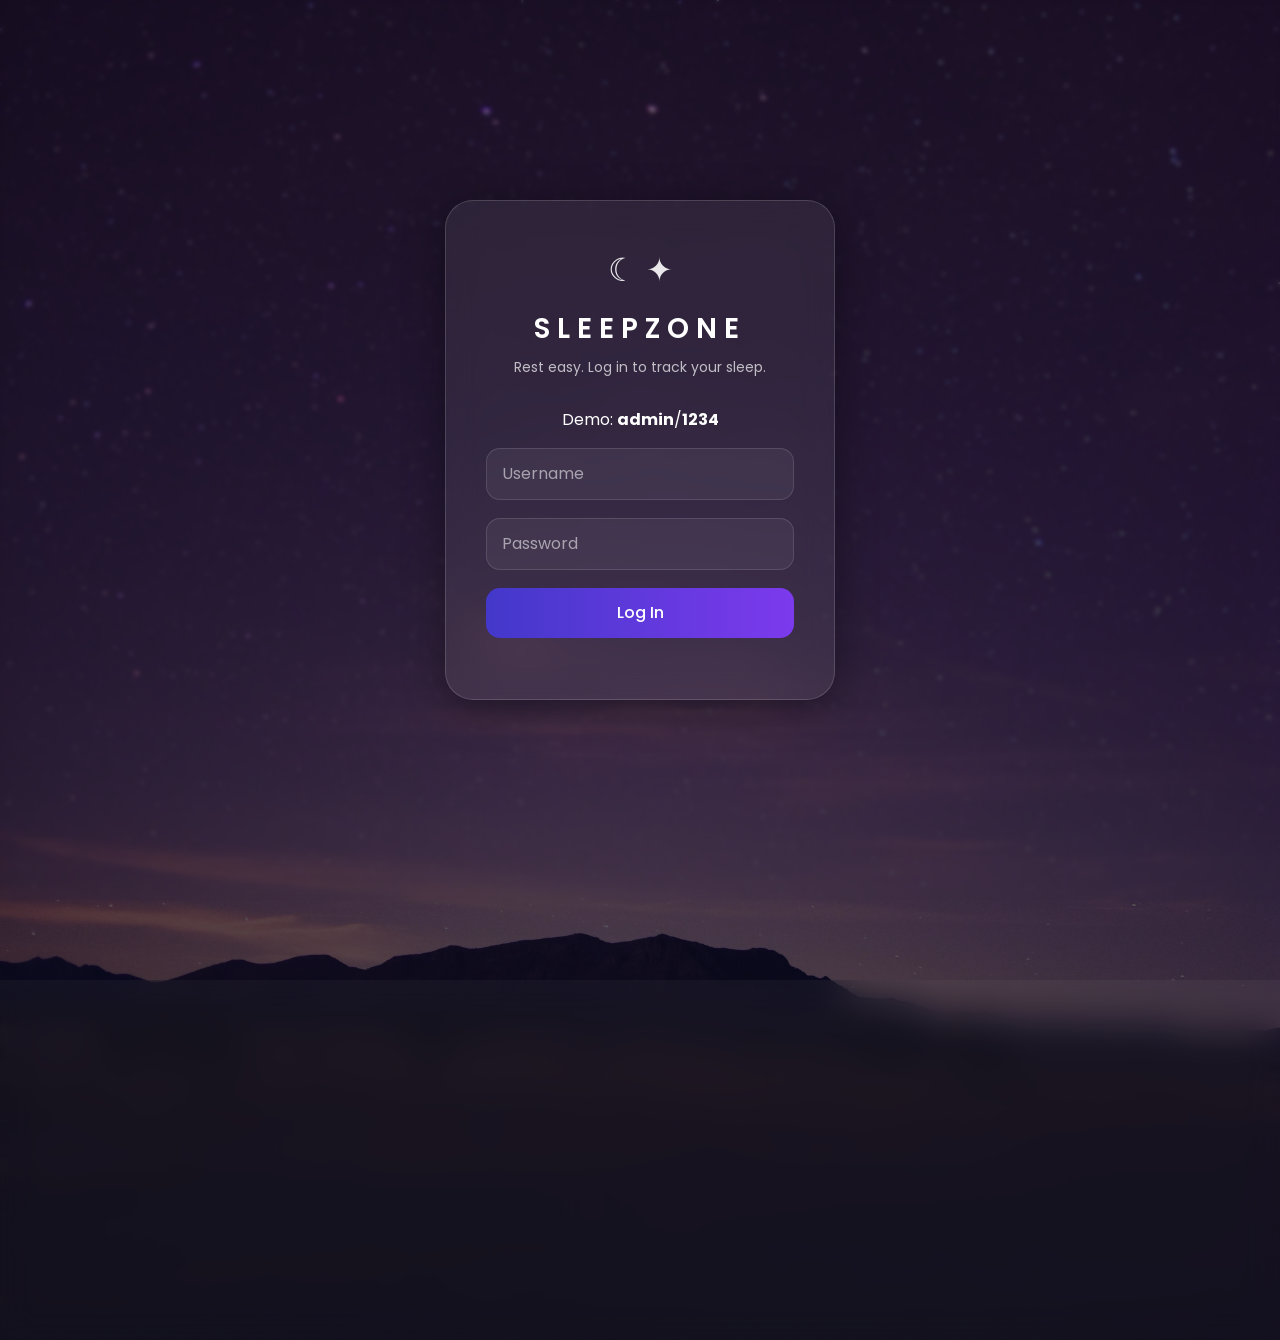
<file: index.html>
<!DOCTYPE html>
<html lang="en">
<head>
  <meta charset="UTF-8">
  <meta name="viewport" content="width=device-width, initial-scale=1.0">

  <title>SleepZone</title>

  <!-- Bootstrap -->
  <link href="https://cdn.jsdelivr.net/npm/bootstrap@5.3.3/dist/css/bootstrap.min.css" rel="stylesheet">

  <!-- Font -->
  <link rel="preconnect" href="https://fonts.googleapis.com">
  <link rel="preconnect" href="https://fonts.gstatic.com" crossorigin>

  <link href="https://fonts.googleapis.com/css2?family=Poppins:wght@300;400;500;600&display=swap" rel="stylesheet">

  <link rel="stylesheet" href="style.css">
</head>

<body>

  <div class="background-overlay"></div>
  
  <div class="page-wrapper">

    <div class="login-container">

        <div class="moon-icon">
            ☾ ✦
        </div>

        <h1>SLEEPZONE</h1>

        <p class="tagline">
    Rest easy. Log in to track your sleep.
</p>

<p class="demo-hint">
    Demo: <strong>admin</strong>/<strong>1234</strong>
</p>

        <input
            type="text"
            id="username"
            class="form-control glass-input"
            placeholder="Username"
        >

        <input
            type="password"
            id="password"
            class="form-control glass-input"
            placeholder="Password"
        >

        <button
            class="login-btn"
            onclick="login()"
        >
            Log In
        </button>

        <p id="error" class="text-danger mt-3"></p>

    </div>

    </div>

    <!-- FOOTER -->

    <footer class="footer">

        <div class="footer-content">

            <div class="footer-section">

                <h3>SleepZone</h3>

                <p>
                    Helping you build healthier sleep habits,
                    one night at a time.
                </p>

            </div>

            <div class="footer-section">

                <h4>Quick Links</h4>

                <a href="dashboard.html">Home</a>
                <a href="sleep-log.html">Sleep Log</a>
                <a href="sleep-history.html">Sleep History</a>
                <a href="sleep-calc.html">Sleep Calculator</a>
                <a href="about.html">About</a>

            </div>

            <div class="footer-section">

                <h4>Contact</h4>

                <a href="#">Contact Us</a>
                <a href="#">Feedback</a>
                <a href="#">Reach Us</a>

            </div>

            <div class="footer-section">

                <h4>Follow Us</h4>

                <a href="#">Instagram</a>
                <a href="#">Facebook</a>
                <a href="#">TikTok</a>

            </div>

        </div>

        <div class="footer-bottom">
            © 2026 SleepZone. All rights reserved.
        </div>

    </footer>



  <script src="script.js"></script>

</body>
</html>
</file>
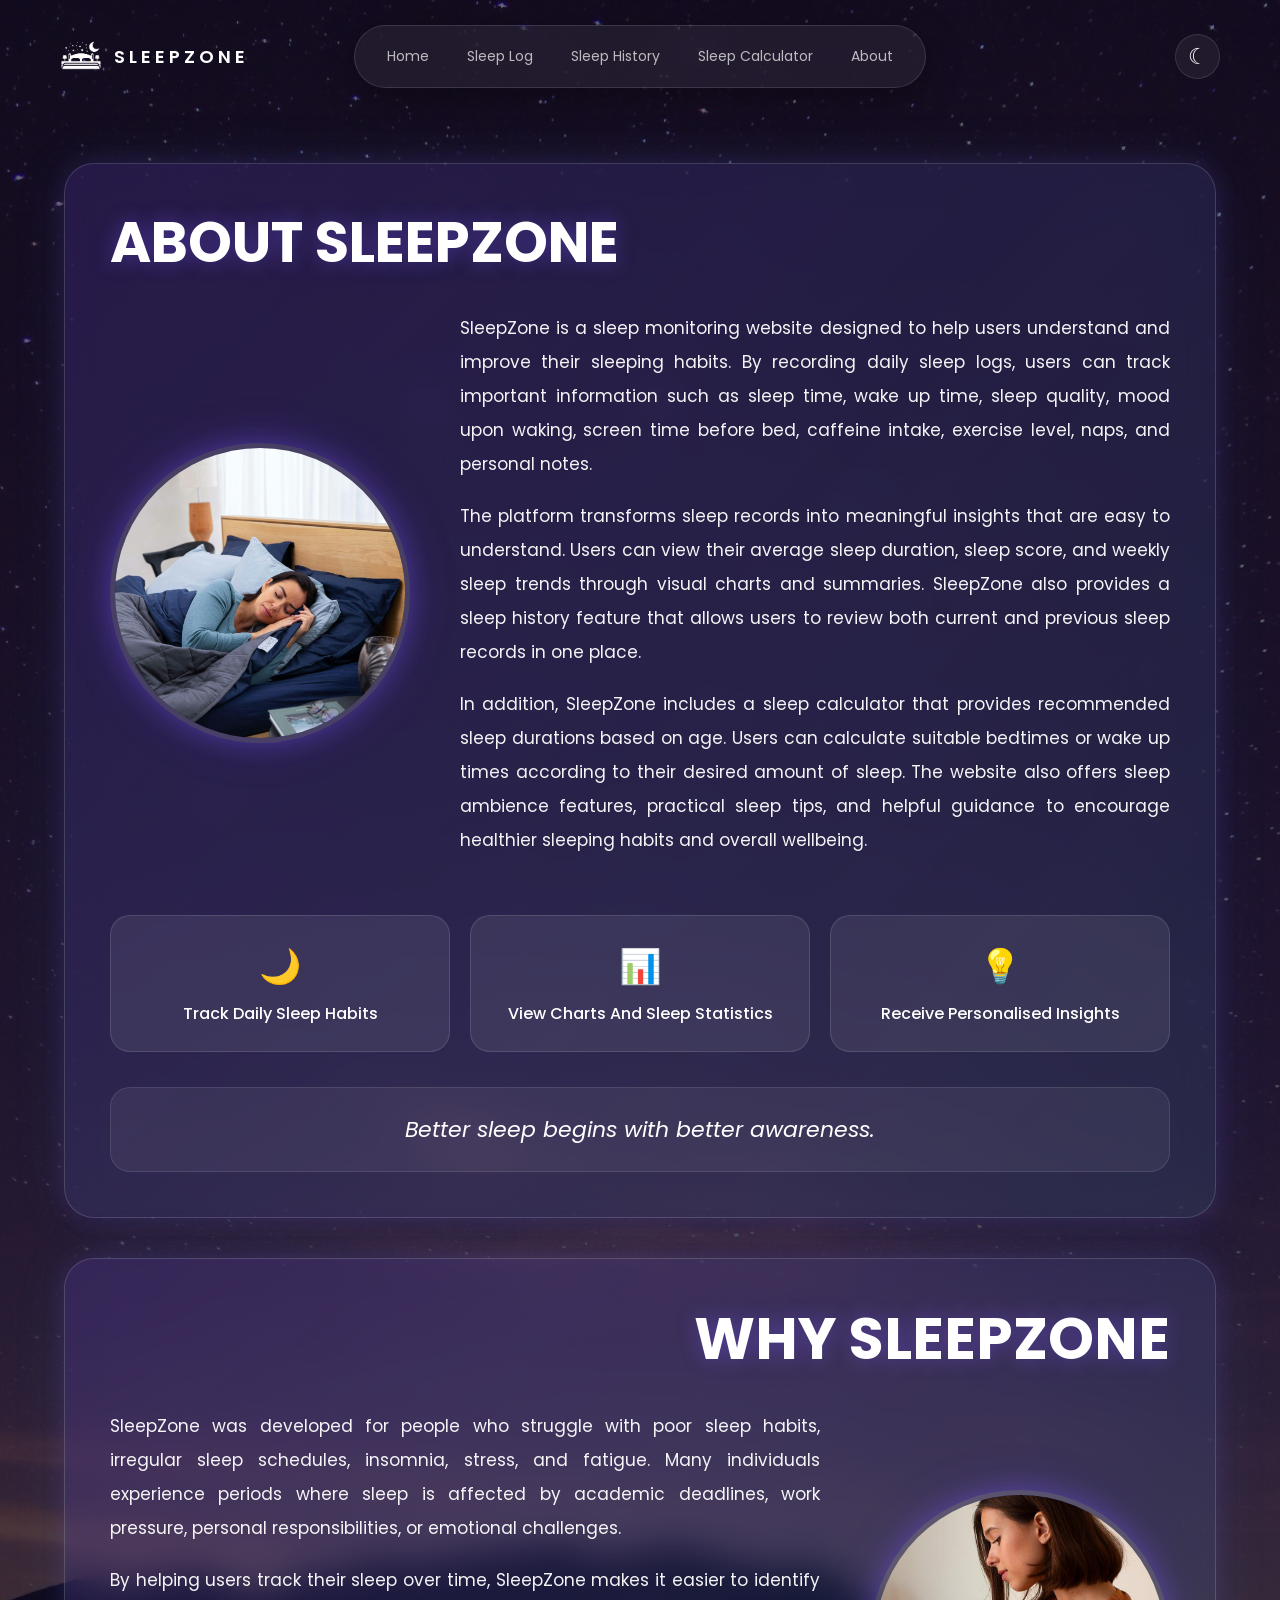
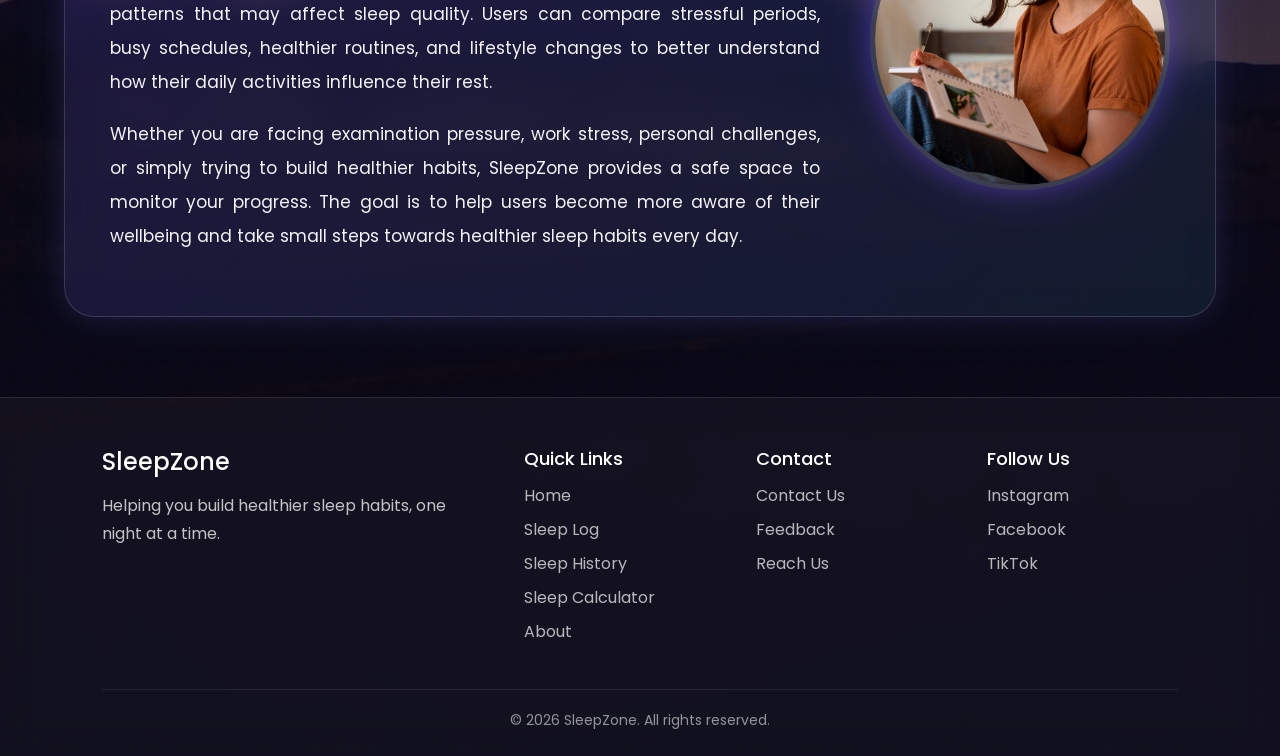
<file: about.html>
<!DOCTYPE html>
<html lang="en">
<head>
    <meta charset="UTF-8" />
    <meta name="viewport" content="width=device-width, initial-scale=1.0"/>

    <title>About SleepZone</title>

    <!-- Bootstrap -->
    <link href="https://cdn.jsdelivr.net/npm/bootstrap@5.3.3/dist/css/bootstrap.min.css" rel="stylesheet">

    <!-- Google Font -->
    <link rel="preconnect" href="https://fonts.googleapis.com">
    <link href="https://fonts.googleapis.com/css2?family=Poppins:wght@300;400;500;600;700&display=swap" rel="stylesheet">

    <!-- CSS -->
    <link rel="stylesheet" href="about.css">
</head>
<body class="dashboard-page">

    <!-- Background Overlay -->
    <div class="background-overlay"></div>

    <!-- NAVBAR -->
    <nav class="navbar-custom">

        <!-- Left -->
        <div class="nav-left">
            <img src="logo.png" alt="logo" class="logo">
            <span class="logo-text">SLEEPZONE</span>
        </div>

        <!-- Center -->
 <div class="nav-center">
    <a href="dashboard.html">Home</a>
    <a href="sleep-log.html">Sleep Log</a>
    <a href="sleep-history.html">Sleep History</a>
    <a href="sleep-calc.html">Sleep Calculator</a>
    <a href="about.html">About</a>
</div>

        <!-- Right -->
        <div class="profile-wrapper">

            <div class="profile-icon">
                ☾
            </div>

            <!-- Dropdown -->
            <div class="profile-dropdown">
                <a href="profile.html">Profile</a>
                    <a href="index.html">Log Out</a>
            </div>

        </div>

    </nav>

                            <section class="about-container">

    <!-- ABOUT SLEEPZONE -->

    <div class="about-card">

        <h1 class="about-title">
            ABOUT SLEEPZONE
        </h1>

        <div class="about-row">

            <div class="about-image">
                <img src="aboutpic1.jpg" alt="About SleepZone">
            </div>

            <div class="about-text">

                <p>
                    SleepZone is a sleep monitoring website designed to help users understand and improve their sleeping habits. By recording daily sleep logs, users can track important information such as sleep time, wake up time, sleep quality, mood upon waking, screen time before bed, caffeine intake, exercise level, naps, and personal notes.
                </p>

                <p>
                    The platform transforms sleep records into meaningful insights that are easy to understand. Users can view their average sleep duration, sleep score, and weekly sleep trends through visual charts and summaries. SleepZone also provides a sleep history feature that allows users to review both current and previous sleep records in one place.
                </p>

                <p>
                    In addition, SleepZone includes a sleep calculator that provides recommended sleep durations based on age. Users can calculate suitable bedtimes or wake up times according to their desired amount of sleep. The website also offers sleep ambience features, practical sleep tips, and helpful guidance to encourage healthier sleeping habits and overall wellbeing.
                </p>

            </div>

        </div>

        <div class="feature-list">

            <div class="feature-item">
                <div class="feature-icon">🌙</div>
                <span>Track Daily Sleep Habits</span>
            </div>

            <div class="feature-item">
                <div class="feature-icon">📊</div>
                <span>View Charts And Sleep Statistics</span>
            </div>

            <div class="feature-item">
                <div class="feature-icon">💡</div>
                <span>Receive Personalised Insights</span>
            </div>

        </div>

        <div class="quote-box">
            Better sleep begins with better awareness.
        </div>

    </div>


    <!-- WHY SLEEPZONE -->

    <div class="about-card">


<h2 class="section-title why-title">
    WHY SLEEPZONE
</h2>

        <div class="about-row">

            <div class="about-text">

                <p>
                    SleepZone was developed for people who struggle with poor sleep habits, irregular sleep schedules, insomnia, stress, and fatigue. Many individuals experience periods where sleep is affected by academic deadlines, work pressure, personal responsibilities, or emotional challenges.
                </p>

                <p>
                    By helping users track their sleep over time, SleepZone makes it easier to identify patterns that may affect sleep quality. Users can compare stressful periods, busy schedules, healthier routines, and lifestyle changes to better understand how their daily activities influence their rest.
                </p>

                <p>
                    Whether you are facing examination pressure, work stress, personal challenges, or simply trying to build healthier habits, SleepZone provides a safe space to monitor your progress. The goal is to help users become more aware of their wellbeing and take small steps towards healthier sleep habits every day.
                </p>

            </div>

            <div class="about-image">
                <img src="aboutpic2.jfif" alt="Why SleepZone">
            </div>

        </div>

    </div>

</section>

                        



    <!-- FOOTER -->
 

        <footer class="footer">

    <div class="footer-content">

        <div class="footer-section">

            <h3>SleepZone</h3>

            <p>
                Helping you build healthier sleep habits,
                one night at a time.
            </p>

        </div>

        <div class="footer-section">

            <h4>Quick Links</h4>

            <a href="dashboard.html">Home</a>
            <a href="sleep-log.html">Sleep Log</a>
            <a href="sleep-history.html">Sleep History</a>
              <a href="sleep-calc.html">Sleep Calculator </a>
            <a href="about.html">About</a>

        </div>

        <div class="footer-section">

            <h4>Contact</h4>

            <a href="#">Contact Us</a>
            <a href="#">Feedback</a>
            <a href="#">Reach Us</a>

        </div>

        <div class="footer-section">

            <h4>Follow Us</h4>

            <a href="#">Instagram</a>
            <a href="#">Facebook</a>
            <a href="#">TikTok</a>

        </div>

    </div>

    <div class="footer-bottom">
        © 2026 SleepZone. All rights reserved.
    </div>

</footer>

        

    <!-- JS -->
    <script src="about.js"></script>

</body>
</html>
</file>
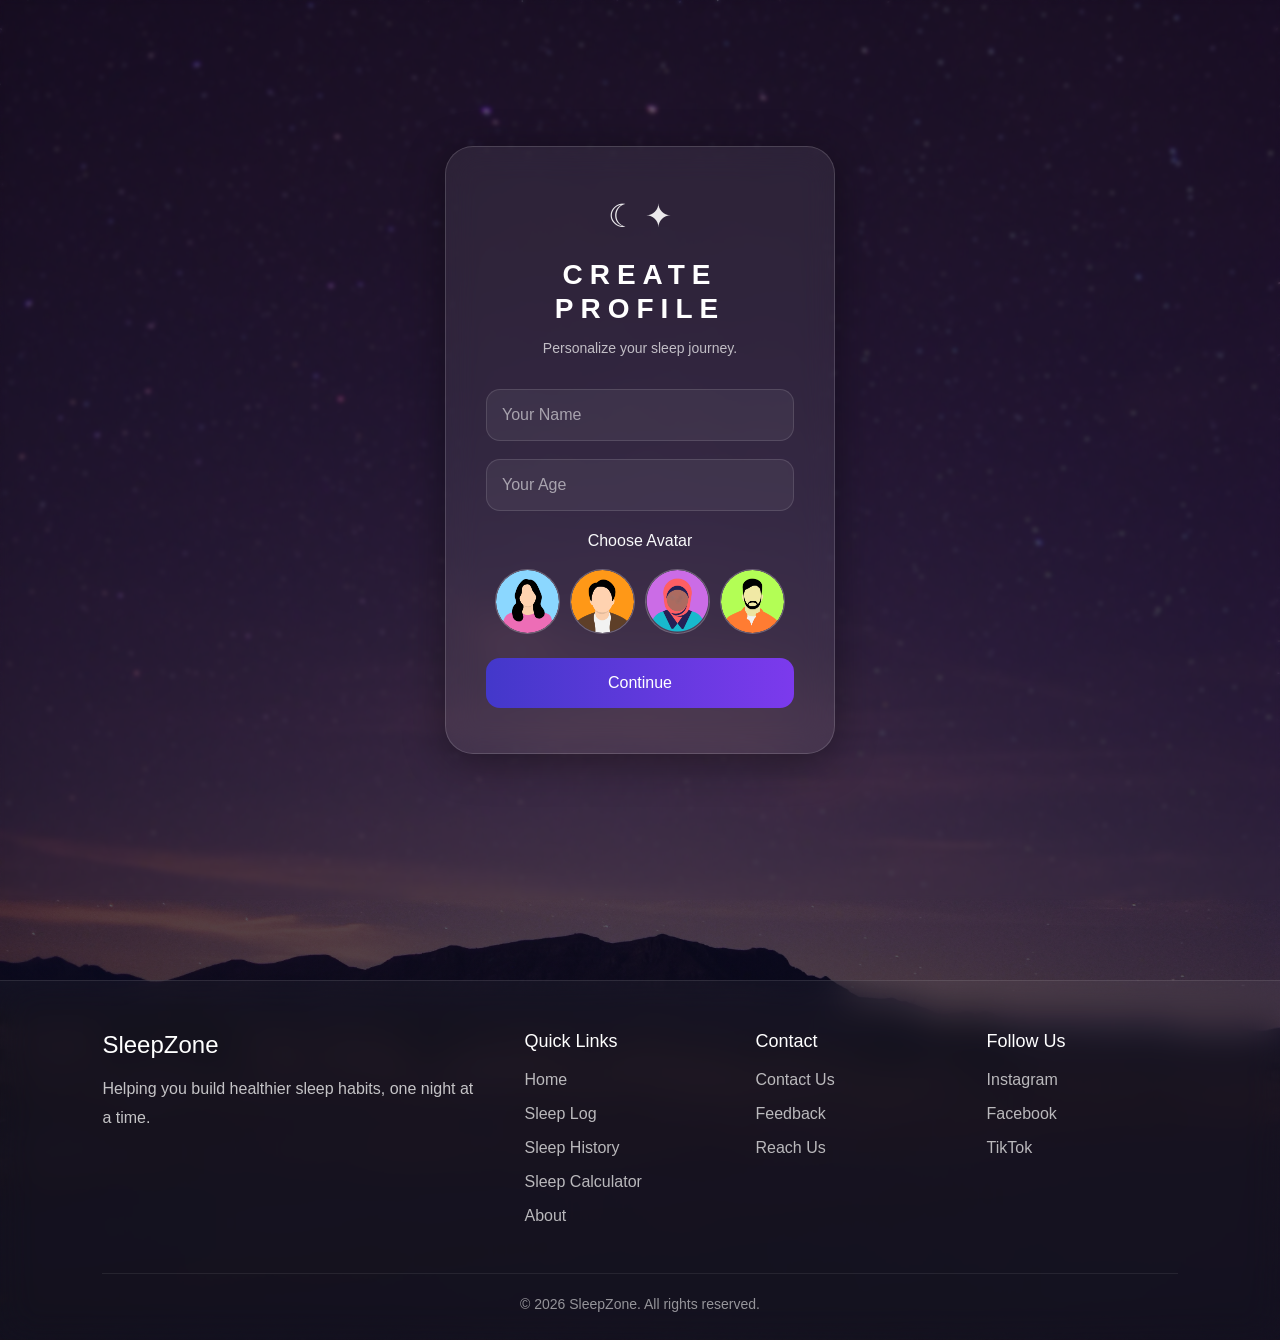
<file: createprofile.html>
<!DOCTYPE html>
<html lang="en">
<head>
  <meta charset="UTF-8">
  <meta name="viewport" content="width=device-width, initial-scale=1.0">

  <title>Create Profile</title>

  <link href="https://cdn.jsdelivr.net/npm/bootstrap@5.3.3/dist/css/bootstrap.min.css" rel="stylesheet">

  <link rel="stylesheet" href="style.css">
</head>

<body>

  <div class="background-overlay"></div>

  <div class="page-wrapper">

  <div class="login-container">

    <div class="moon-icon">
      ☾ ✦
    </div>

    <h1>CREATE PROFILE</h1>

    <p class="tagline">
      Personalize your sleep journey.
    </p>

    <input
      type="text"
      id="name"
      class="form-control glass-input"
      placeholder="Your Name"
    >

    <input
      type="number"
      id="age"
      class="form-control glass-input"
      placeholder="Your Age"
    >

    <p class="mb-3 text-light">
      Choose Avatar
    </p>

   <div class="avatar-container">
    <button class="avatar-btn" onclick="selectAvatar('avatar1.png')">
        <img src="avatar1.png" alt="Avatar 1">
    </button>
    <button class="avatar-btn" onclick="selectAvatar('avatar2.png')">
        <img src="avatar2.png" alt="Avatar 2">
    </button>
    <button class="avatar-btn" onclick="selectAvatar('avatar3.png')">
        <img src="avatar3.png" alt="Avatar 3">
    </button>
    <button class="avatar-btn" onclick="selectAvatar('avatar4.png')">
        <img src="avatar4.png" alt="Avatar 4">
    </button>
</div>

    <button class="login-btn mt-4" onclick="saveProfile()">
      Continue
    </button>

  </div>

  </div>

   <!-- FOOTER -->

    <footer class="footer">

        <div class="footer-content">

            <div class="footer-section">

                <h3>SleepZone</h3>

                <p>
                    Helping you build healthier sleep habits,
                    one night at a time.
                </p>

            </div>

            <div class="footer-section">

                <h4>Quick Links</h4>

                <a href="dashboard.html">Home</a>
                <a href="sleep-log.html">Sleep Log</a>
                <a href="sleep-history.html">Sleep History</a>
                <a href="sleep-calc.html">Sleep Calculator</a>
                <a href="about.html">About</a>

            </div>

            <div class="footer-section">

                <h4>Contact</h4>

                <a href="#">Contact Us</a>
                <a href="#">Feedback</a>
                <a href="#">Reach Us</a>

            </div>

            <div class="footer-section">

                <h4>Follow Us</h4>

                <a href="#">Instagram</a>
                <a href="#">Facebook</a>
                <a href="#">TikTok</a>

            </div>

        </div>

        <div class="footer-bottom">
            © 2026 SleepZone. All rights reserved.
        </div>

    </footer>




  <script src="script.js"></script>

</body>
</html>
</file>
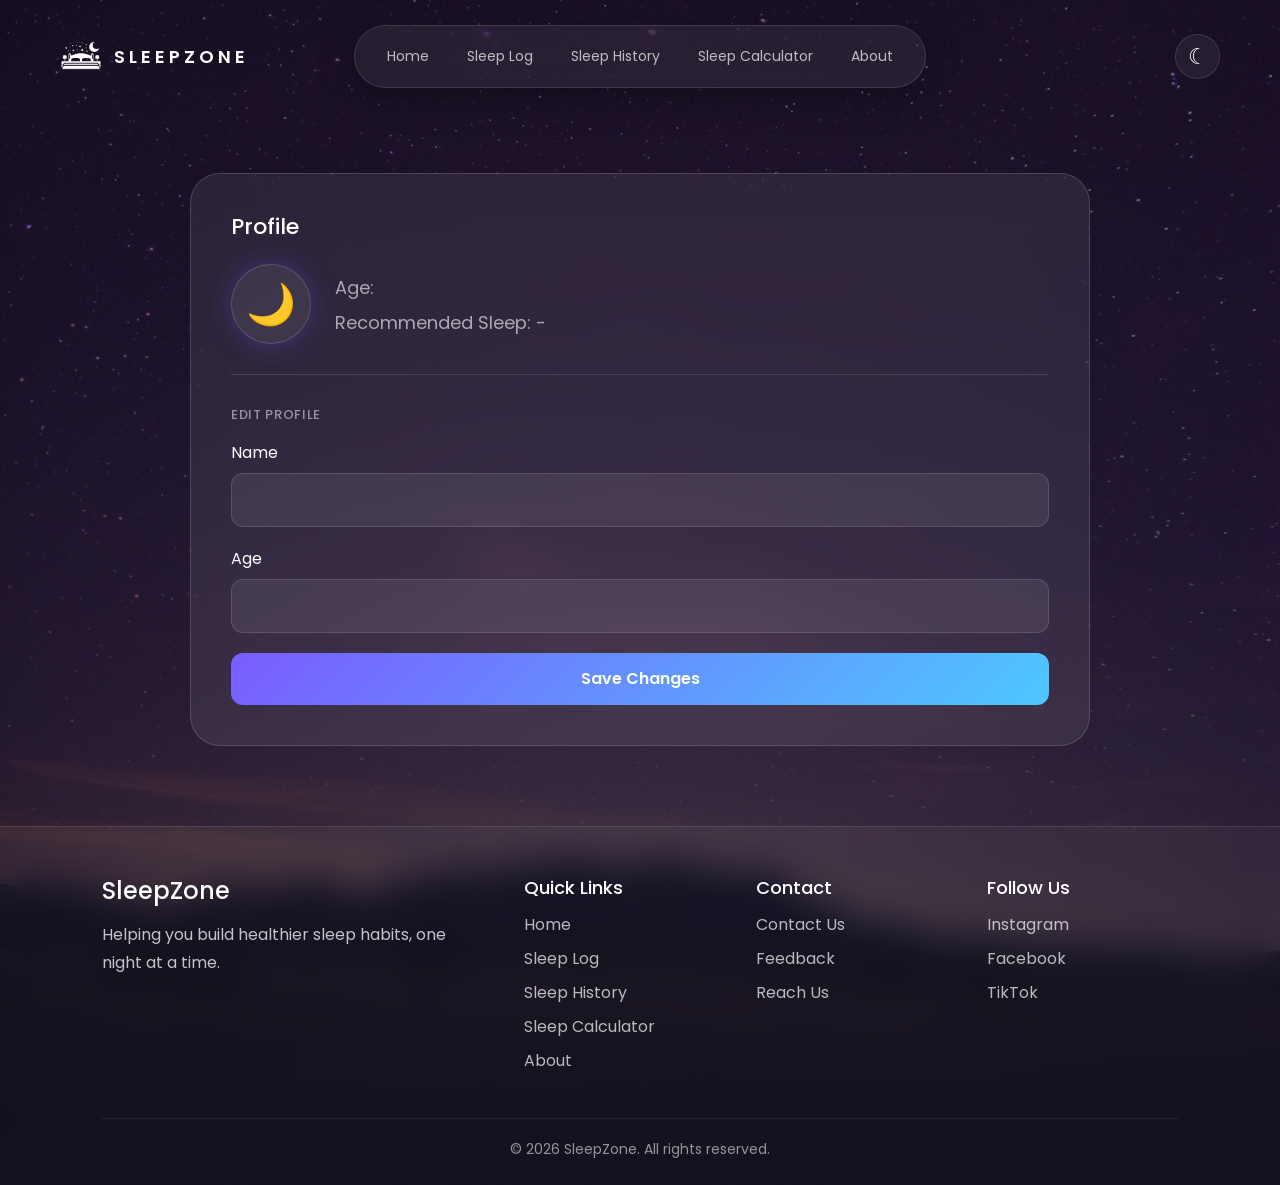
<file: profile.html>
<!DOCTYPE html>
<html lang="en">
<head>
    <meta charset="UTF-8" />
    <meta name="viewport" content="width=device-width, initial-scale=1.0"/>

    <title>SleepZone Profile</title>

    <!-- Bootstrap -->
    <link href="https://cdn.jsdelivr.net/npm/bootstrap@5.3.3/dist/css/bootstrap.min.css" rel="stylesheet">

    <!-- Google Font -->
    <link rel="preconnect" href="https://fonts.googleapis.com">
    <link href="https://fonts.googleapis.com/css2?family=Poppins:wght@300;400;500;600;700&display=swap" rel="stylesheet">

    <!-- CSS -->
    <link rel="stylesheet" href="profile.css">
</head>
<body class="dashboard-page">

    <!-- Background Overlay -->
    <div class="background-overlay"></div>

    <!-- NAVBAR -->
    <nav class="navbar-custom">

        <!-- Left -->
        <div class="nav-left">
            <img src="logo.png" alt="logo" class="logo">
            <span class="logo-text">SLEEPZONE</span>
        </div>

        <!-- Center -->
 <div class="nav-center">
    <a href="dashboard.html">Home</a>
    <a href="sleep-log.html">Sleep Log</a>
    <a href="sleep-history.html">Sleep History</a>
    <a href="sleep-calc.html">Sleep Calculator</a>
    <a href="about.html">About</a>
</div>

        <!-- Right -->
        <div class="profile-wrapper">

            <div class="profile-icon">
                ☾
            </div>

            <!-- Dropdown -->
            <div class="profile-dropdown">
                <a href="profile.html">Profile</a>
                    <a href="index.html">Log Out</a>
            </div>

        </div>

    </nav>




 <section class="profile-container">

    <div class="profile-card">

        <h1 class="profile-title">Profile</h1>

        <!-- PROFILE HEADER -->

        <div class="profile-header">

            <div class="avatar-section">
                <div id="profileAvatar" class="profile-avatar-emoji"></div>
            </div>

            <div class="profile-info">

                <h2 id="displayName"></h2>

                <p>
                    Age:
                    <span id="displayAge"></span>
                </p>

                <p>
                    Recommended Sleep:
                    <span id="recommendedSleep"></span>
                </p>

            </div>

        </div>

        <div class="profile-divider"></div>

        <!-- EDIT FORM -->

        <p class="edit-profile-label">Edit Profile</p>

        <form id="profileForm">

            <div class="glass-input-group">

                <label>Name</label>

                <input
                    type="text"
                    id="nameInput"
                    class="glass-input"
                    required
                >

            </div>

            <div class="glass-input-group">

                <label>Age</label>

                <input
                    type="number"
                    id="ageInput"
                    class="glass-input"
                    min="6"
                    max="120"
                    required
                >

            </div>

            <button type="submit" class="save-btn">
                Save Changes
            </button>

        </form>

    </div>

</section>



    <!-- FOOTER -->
     <footer class="footer">

    <div class="footer-content">

        <div class="footer-section">

            <h3>SleepZone</h3>

            <p>
                Helping you build healthier sleep habits,
                one night at a time.
            </p>

        </div>

        <div class="footer-section">

            <h4>Quick Links</h4>

            <a href="dashboard.html">Home</a>
            <a href="sleep-log.html">Sleep Log</a>
            <a href="sleep-history.html">Sleep History</a>
              <a href="sleep-calc.html">Sleep Calculator </a>
            <a href="about.html">About</a>

        </div>

        <div class="footer-section">

            <h4>Contact</h4>

            <a href="#">Contact Us</a>
            <a href="#">Feedback</a>
            <a href="#">Reach Us</a>

        </div>

        <div class="footer-section">

            <h4>Follow Us</h4>

            <a href="#">Instagram</a>
            <a href="#">Facebook</a>
            <a href="#">TikTok</a>

        </div>

    </div>

    <div class="footer-bottom">
        © 2026 SleepZone. All rights reserved.
    </div>

</footer>


    <!-- JS -->
    <script src="profile.js"></script>

</body>
</html>
</file>
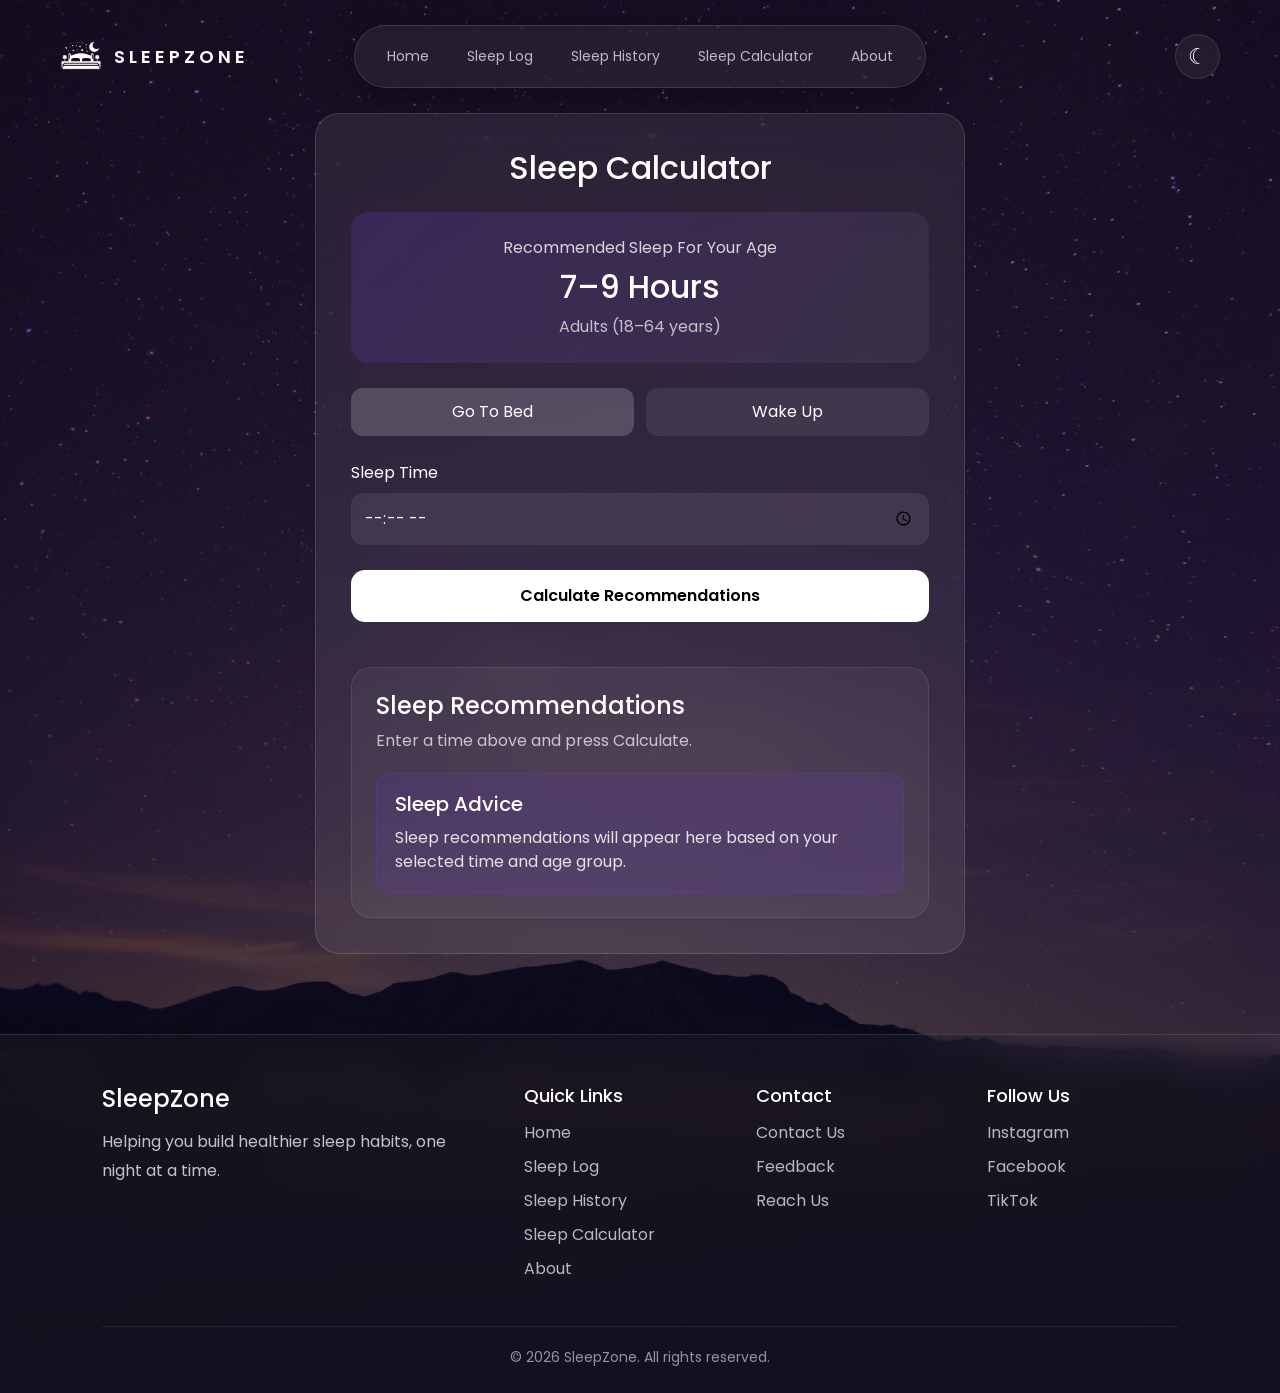
<file: sleep-calc.html>
<!DOCTYPE html>
<html lang="en">
<head>
    <meta charset="UTF-8" />
    <meta name="viewport" content="width=device-width, initial-scale=1.0"/>

    <title>SleepZone Sleep Calculator</title>

    <!-- Bootstrap -->
    <link href="https://cdn.jsdelivr.net/npm/bootstrap@5.3.3/dist/css/bootstrap.min.css" rel="stylesheet">

    <!-- Google Font -->
    <link rel="preconnect" href="https://fonts.googleapis.com">
    <link href="https://fonts.googleapis.com/css2?family=Poppins:wght@300;400;500;600;700&display=swap" rel="stylesheet">

    <!-- CSS -->
    <link rel="stylesheet" href="sleep-calc.css">
</head>
<body class="dashboard-page">

    <!-- Background Overlay -->
    <div class="background-overlay"></div>

    <!-- NAVBAR -->
    <nav class="navbar-custom">

        <!-- Left -->
        <div class="nav-left">
            <img src="logo.png" alt="logo" class="logo">
            <span class="logo-text">SLEEPZONE</span>
        </div>

        <!-- Center -->
 <div class="nav-center">
    <a href="dashboard.html">Home</a>
    <a href="sleep-log.html">Sleep Log</a>
    <a href="sleep-history.html">Sleep History</a>
    <a href="sleep-calc.html">Sleep Calculator</a>
    <a href="about.html">About</a>
</div>

        <!-- Right -->
        <div class="profile-wrapper">

            <div class="profile-icon">
                ☾
            </div>

            <!-- Dropdown -->
            <div class="profile-dropdown">
                <a href="profile.html">Profile</a>
                    <a href="index.html">Log Out</a>
            </div>

        </div>

    </nav>



                        <div class="calculator-card">

    <h2>Sleep Calculator</h2>

    <div class="recommended-box">

        <span>Recommended Sleep For Your Age</span>

        <h3 id="recommendedSleep">
            Loading...
        </h3>

        <p id="ageGroup">
            Determining recommendation...
        </p>

    </div>

    <div class="toggle-row">

        <button
            type="button"
            class="calc-btn active"
            id="bedBtn"
        >
            Go To Bed
        </button>

        <button
            type="button"
            class="calc-btn"
            id="wakeBtn"
        >
            Wake Up
        </button>

    </div>

    <div class="glass-input-group">

        <label id="timeLabel">
            Sleep Time
        </label>

        <input
            type="time"
            id="timeInput"
            class="glass-input"
        >

    </div>

    <button
        type="button"
        class="calculate-btn"
        id="calculateBtn"
    >
        Calculate Recommendations
    </button>

    <div class="result-box">

        <h4 id="resultTitle">
            Sleep Recommendations
        </h4>

        <div id="resultTable">

            <p style="opacity:.7;">
                Enter a time above and press Calculate.
            </p>

        </div>

        <div class="sleep-advice">

            <h5>Sleep Advice</h5>

            <p id="adviceText">
                Sleep recommendations will appear here based on your selected time and age group.
            </p>

        </div>

    </div>

</div>

                        



    <!-- FOOTER -->
  <footer class="footer">

    <div class="footer-content">

        <div class="footer-section">

            <h3>SleepZone</h3>

            <p>
                Helping you build healthier sleep habits,
                one night at a time.
            </p>

        </div>

        <div class="footer-section">

            <h4>Quick Links</h4>

            <a href="dashboard.html">Home</a>
            <a href="sleep-log.html">Sleep Log</a>
            <a href="sleep-history.html">Sleep History</a>
              <a href="sleep-calc.html">Sleep Calculator </a>
            <a href="about.html">About</a>

        </div>

        <div class="footer-section">

            <h4>Contact</h4>

            <a href="#">Contact Us</a>
            <a href="#">Feedback</a>
            <a href="#">Reach Us</a>

        </div>

        <div class="footer-section">

            <h4>Follow Us</h4>

            <a href="#">Instagram</a>
            <a href="#">Facebook</a>
            <a href="#">TikTok</a>

        </div>

    </div>

    <div class="footer-bottom">
        © 2026 SleepZone. All rights reserved.
    </div>

</footer>


    <!-- JS -->
    <script src="sleep-calc.js"></script>

</body>
</html>
</file>
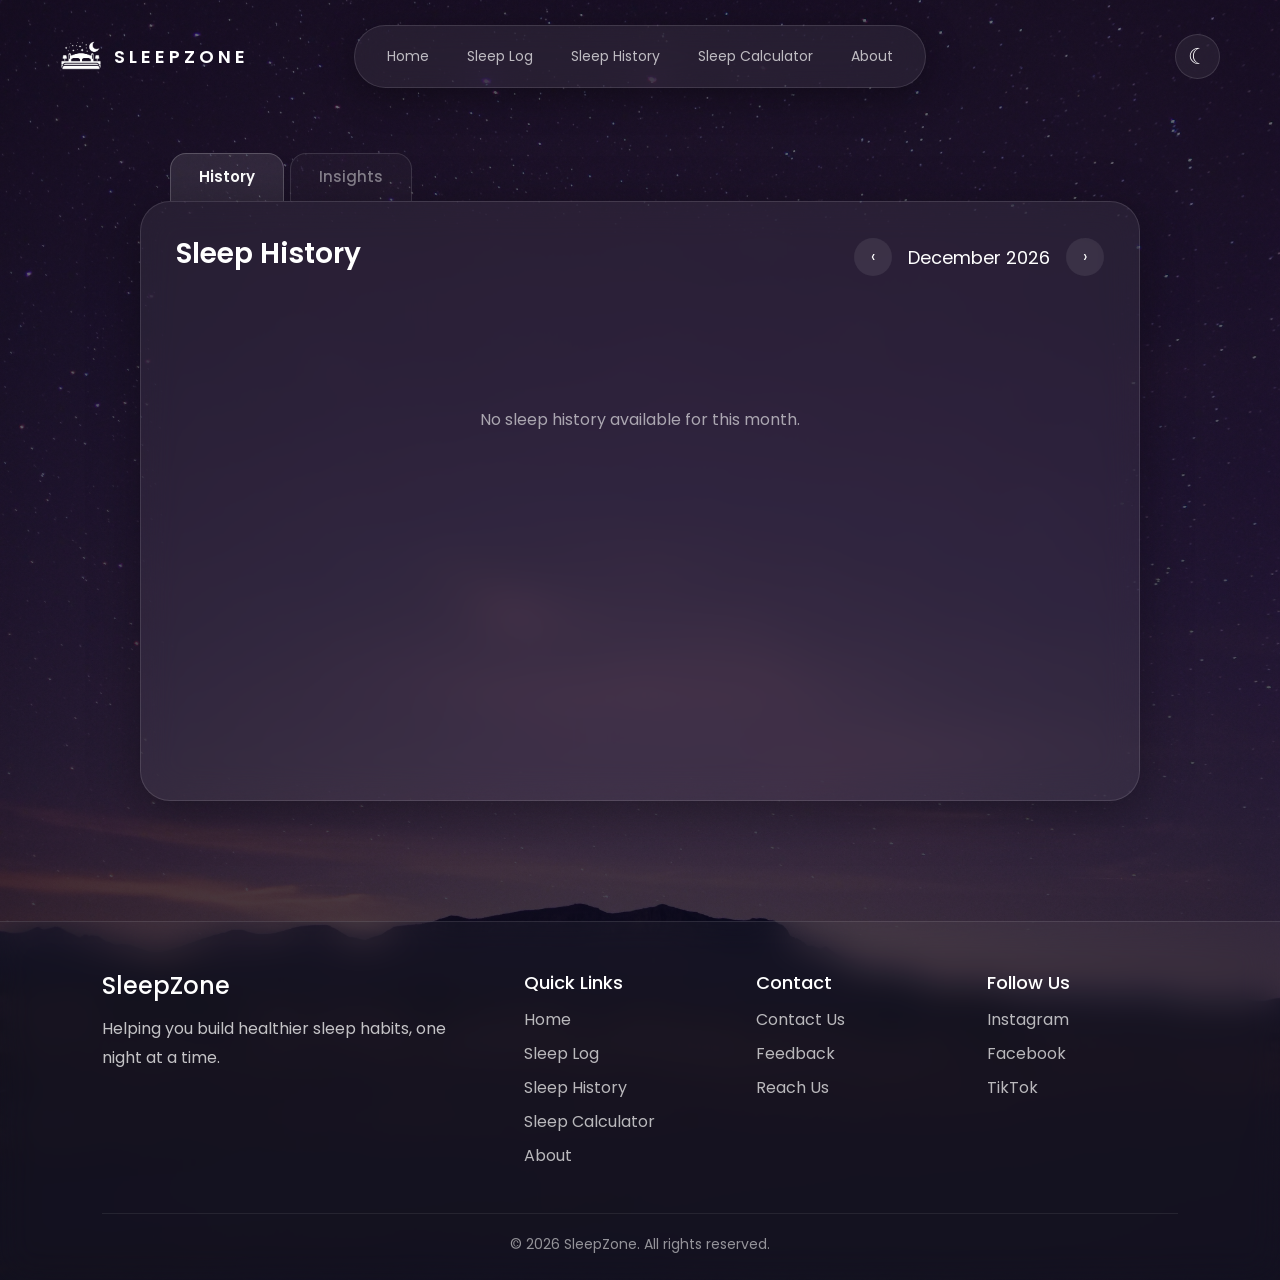
<file: sleep-history.html>
<!DOCTYPE html>
<html lang="en">
<head>
    <meta charset="UTF-8" />
    <meta name="viewport" content="width=device-width, initial-scale=1.0"/>

    <title>SleepZone Sleep History</title>

    <!-- Bootstrap -->
    <link href="https://cdn.jsdelivr.net/npm/bootstrap@5.3.3/dist/css/bootstrap.min.css" rel="stylesheet">

    <!-- Google Font -->
    <link rel="preconnect" href="https://fonts.googleapis.com">
    <link href="https://fonts.googleapis.com/css2?family=Poppins:wght@300;400;500;600;700&display=swap" rel="stylesheet">

    <!-- CSS -->
    <link rel="stylesheet" href="sleep-history.css">
</head>
<body class="dashboard-page">

    <!-- Background Overlay -->
    <div class="background-overlay"></div>

    <!-- NAVBAR -->
    <nav class="navbar-custom">

        <!-- Left -->
        <div class="nav-left">
            <img src="logo.png" alt="logo" class="logo">
            <span class="logo-text">SLEEPZONE</span>
        </div>

        <!-- Center -->
 <div class="nav-center">
    <a href="dashboard.html">Home</a>
    <a href="sleep-log.html">Sleep Log</a>
    <a href="sleep-history.html">Sleep History</a>
    <a href="sleep-calc.html">Sleep Calculator</a>
    <a href="about.html">About</a>
</div>

        <!-- Right -->
        <div class="profile-wrapper">

            <div class="profile-icon">
                ☾
            </div>

            <!-- Dropdown -->
            <div class="profile-dropdown">
                <a href="profile.html">Profile</a>
                    <a href="index.html">Log Out</a>
            </div>

        </div>

    </nav>


    <section class="notes-window">

    <!-- BOOKMARK TABS -->
        
    <div class="tab-bar">
        <button id="pagePrev" class="tab-btn tab-active">History</button>
        <button id="pageNext" class="tab-btn">Insights</button>
    </div>

    <!-- CONTENT -->
    <div class="notes-card">

        <div id="historyPage">
            <div class="page-header">
                <h2>Sleep History</h2>
                <div class="month-selector">
                    <button id="monthPrev">‹</button>
                    <span id="monthLabel"></span>
                    <button id="monthNext">›</button>
                </div>
            </div>
            <div id="historyContent"></div>
        </div>

        <div id="notesPage" style="display:none;">
            <div class="page-header">
                <h2>Insights</h2>
            </div>
            <div class="date-selector">
                <button id="insightPrev">&#10094;</button>
                <span id="insightDateLabel"></span>
                <button id="insightNext">&#10095;</button>
            </div>
            <div id="insightsGrid"></div>
        </div>

    </div> 

</section> 






    <!-- FOOTER -->
  <footer class="footer">

    <div class="footer-content">

        <div class="footer-section">

            <h3>SleepZone</h3>

            <p>
                Helping you build healthier sleep habits,
                one night at a time.
            </p>

        </div>

        <div class="footer-section">

            <h4>Quick Links</h4>

            <a href="dashboard.html">Home</a>
            <a href="sleep-log.html">Sleep Log</a>
            <a href="sleep-history.html">Sleep History</a>
              <a href="sleep-calc.html">Sleep Calculator </a>
            <a href="about.html">About</a>

        </div>

        <div class="footer-section">

            <h4>Contact</h4>

            <a href="#">Contact Us</a>
            <a href="#">Feedback</a>
            <a href="#">Reach Us</a>

        </div>

        <div class="footer-section">

            <h4>Follow Us</h4>

            <a href="#">Instagram</a>
            <a href="#">Facebook</a>
            <a href="#">TikTok</a>

        </div>

    </div>

    <div class="footer-bottom">
        © 2026 SleepZone. All rights reserved.
    </div>

</footer>


    <!-- JS -->
    <script src="sleep-history.js"></script>

</body>
</html>
</file>
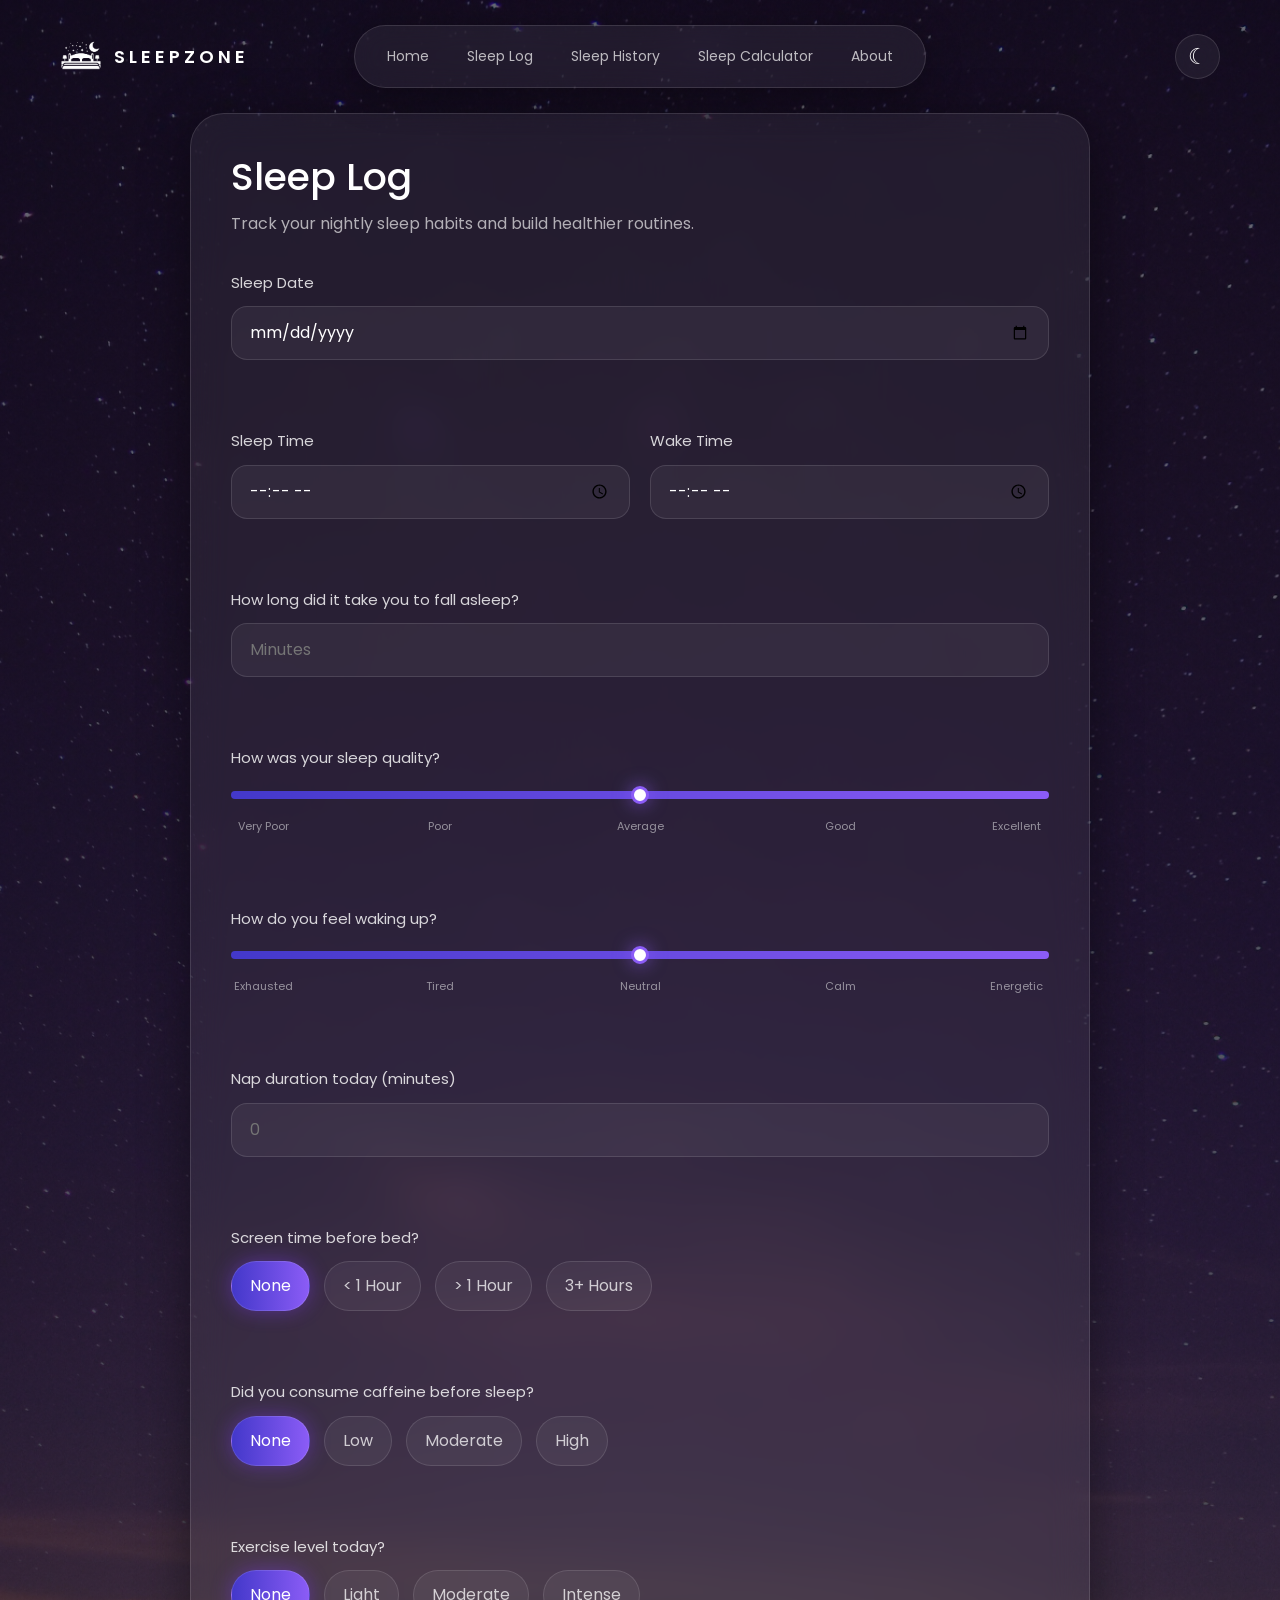
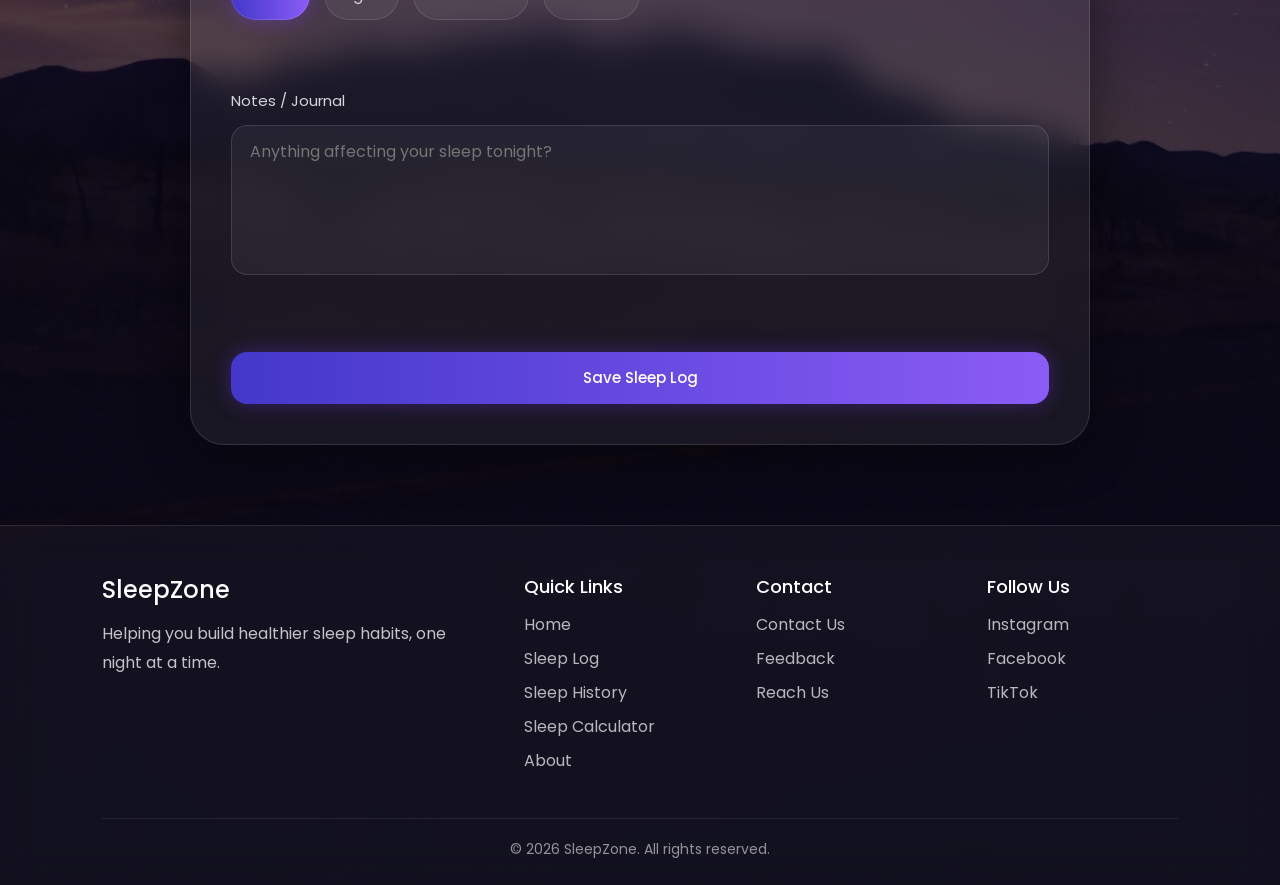
<file: sleep-log.html>
<!DOCTYPE html>
<html lang="en">
<head>
    <meta charset="UTF-8" />
    <meta name="viewport" content="width=device-width, initial-scale=1.0"/>

    <title>SleepZone Sleep Log</title>

    <!-- Bootstrap -->
    <link href="https://cdn.jsdelivr.net/npm/bootstrap@5.3.3/dist/css/bootstrap.min.css" rel="stylesheet">

    <!-- Google Font -->
    <link rel="preconnect" href="https://fonts.googleapis.com">
    <link href="https://fonts.googleapis.com/css2?family=Poppins:wght@300;400;500;600;700&display=swap" rel="stylesheet">

    <!-- CSS -->
    <link rel="stylesheet" href="sleep-log.css">
</head>
<body class="dashboard-page">

    <!-- Background Overlay -->
    <div class="background-overlay"></div>

    <!-- NAVBAR -->
    <nav class="navbar-custom">

        <!-- Left -->
        <div class="nav-left">
            <img src="logo.png" alt="logo" class="logo">
            <span class="logo-text">SLEEPZONE</span>
        </div>

        <!-- Center -->
 <div class="nav-center">
    <a href="dashboard.html">Home</a>
    <a href="sleep-log.html">Sleep Log</a>
    <a href="sleep-history.html">Sleep History</a>
    <a href="sleep-calc.html">Sleep Calculator</a>
    <a href="about.html">About</a>
</div>
        <!-- Right -->
        <div class="profile-wrapper">

            <div class="profile-icon">
                ☾
            </div>

            <!-- Dropdown -->
            <div class="profile-dropdown">
                <a href="profile.html">Profile</a>
                    <a href="index.html">Log Out</a>
            </div>

        </div>

    </nav>

<!-- =========================================
     SLEEP LOG CONTENT
========================================= -->

<div class="sleep-log-container">

    <div class="sleep-log-header">
        <h2>Sleep Log</h2>
        <p>
            Track your nightly sleep habits and build healthier routines.
        </p>
    </div>

    <form id="sleepLogForm">

        <!-- DATE -->

<!-- DATE -->

<div class="glass-input-group">
    <label>Sleep Date</label>

    <input
        type="date"
        id="sleepDate"
        class="glass-input"
        required
    >
</div>

<!-- SLEEP / WAKE TIME -->

<div class="time-row">

    <div class="glass-input-group">

        <label>Sleep Time</label>

        <input
            type="time"
            id="sleepTime"
            class="glass-input"
            required
        >

    </div>

    <div class="glass-input-group">

        <label>Wake Time</label>

        <input
            type="time"
            id="wakeTime"
            class="glass-input"
            required
        >

    </div>

</div>

<!-- TIME TO FALL ASLEEP -->

<div class="glass-input-group">

    <label>
        How long did it take you to fall asleep?
    </label>

    <input
        type="number"
        id="sleepOnset"
        class="glass-input"
        min="0"
        placeholder="Minutes"
        required
    >

</div>

<!-- SLEEP QUALITY -->

<div class="glass-input-group">

    <label>
        How was your sleep quality?
    </label>

    <div class="slider-wrapper">

        <input
            type="range"
            min="1"
            max="5"
            value="3"
            class="sleep-slider"
            id="qualitySlider"
        >

        <div class="slider-values">
            <span>Very Poor</span>
            <span>Poor</span>
            <span>Average</span>
            <span>Good</span>
            <span>Excellent</span>
        </div>

    </div>

</div>

<!-- WAKE UP MOOD -->

<div class="glass-input-group">

    <label>
        How do you feel waking up?
    </label>

    <div class="slider-wrapper">

        <input
            type="range"
            min="1"
            max="5"
            value="3"
            class="sleep-slider"
            id="moodSlider"
        >

        <div class="slider-values">
            <span>Exhausted</span>
            <span>Tired</span>
            <span>Neutral</span>
            <span>Calm</span>
            <span>Energetic</span>
        </div>

    </div>

</div>

<!-- NAP -->

<div class="glass-input-group">

    <label>
        Nap duration today (minutes)
    </label>

    <input
        type="number"
        id="napDuration"
        class="glass-input"
        min="0"
        placeholder="0"
        required
    >

</div>

<!-- SCREEN TIME -->

<div class="glass-input-group">

    <label>
        Screen time before bed?
    </label>

    <div class="option-grid">

        <button type="button" class="option-btn active" data-group="screen">
            None
        </button>

        <button type="button" class="option-btn" data-group="screen">
            &lt; 1 Hour
        </button>

        <button type="button" class="option-btn" data-group="screen">
            &gt; 1 Hour
        </button>

        <button type="button" class="option-btn" data-group="screen">
            3+ Hours
        </button>

    </div>

</div>

<!-- CAFFEINE -->

<div class="glass-input-group">

    <label>
        Did you consume caffeine before sleep?
    </label>

    <div class="option-grid">

        <button type="button" class="option-btn active" data-group="caffeine">
            None
        </button>

        <button type="button" class="option-btn" data-group="caffeine">
            Low
        </button>

        <button type="button" class="option-btn" data-group="caffeine">
            Moderate
        </button>

        <button type="button" class="option-btn" data-group="caffeine">
            High
        </button>

    </div>

</div>

<!-- EXERCISE -->

<div class="glass-input-group">

    <label>
        Exercise level today?
    </label>

    <div class="option-grid">

        <button type="button"
                class="option-btn active"
                data-group="exercise">
            None
        </button>

        <button type="button"
                class="option-btn"
                data-group="exercise">
            Light
        </button>

        <button type="button"
                class="option-btn"
                data-group="exercise">
            Moderate
        </button>

        <button type="button"
                class="option-btn"
                data-group="exercise">
            Intense
        </button>

    </div>

</div>

<!-- NOTES -->

<div class="glass-input-group">

    <label>Notes / Journal</label>

    <textarea
        id="notes"
        class="glass-textarea"
        rows="5"
        placeholder="Anything affecting your sleep tonight?"
    ></textarea>

</div>

<button type="submit" class="save-btn">
    Save Sleep Log
</button>

    </form>

</div>

</div>
    </section>

    <!-- FOOTER -->
    <footer class="footer">

    <div class="footer-content">

        <div class="footer-section">

            <h3>SleepZone</h3>

            <p>
                Helping you build healthier sleep habits,
                one night at a time.
            </p>

        </div>

        <div class="footer-section">

            <h4>Quick Links</h4>

            <a href="dashboard.html">Home</a>
            <a href="sleep-log.html">Sleep Log</a>
            <a href="sleep-history.html">Sleep History</a>
              <a href="sleep-calc.html">Sleep Calculator </a>
            <a href="about.html">About</a>

        </div>

        <div class="footer-section">

            <h4>Contact</h4>

            <a href="#">Contact Us</a>
            <a href="#">Feedback</a>
            <a href="#">Reach Us</a>

        </div>

        <div class="footer-section">

            <h4>Follow Us</h4>

            <a href="#">Instagram</a>
            <a href="#">Facebook</a>
            <a href="#">TikTok</a>

        </div>

    </div>

    <div class="footer-bottom">
        © 2026 SleepZone. All rights reserved.
    </div>

</footer>


    <!-- JS -->
    <script src="sleep-log.js"></script>

</body>
</html>
</file>
<file: style.css>
/* =========================================
   LOGIN PAGE
========================================= */


*{
    margin: 0;
    padding: 0;
    box-sizing: border-box;
}


  body{
  font-family: 'Poppins', sans-serif;

  min-height: 100vh;

  background:
    linear-gradient(
      rgba(8, 8, 25, 0.55),
      rgba(8, 8, 25, 0.75)
    ),
    url("indexbg.jpg");

  background-size: cover;
  background-position: center;
  background-repeat: no-repeat;

  color: white;

}


.page-wrapper{
    min-height: 100vh;

    display: flex;
    flex-direction: column;
    align-items: center;

    justify-content: center;

    padding: 40px 0;
}
/* background blur */

.background-overlay{
    position: absolute;
    inset: 0;

    backdrop-filter: blur(2px);
}

/* login glass card */

.login-container{

    position: relative;
    z-index: 2;

    width: 390px;
    padding: 45px 40px;
    border-radius: 28px;
    background: rgba(255,255,255,0.07);
    border: 1px solid rgba(255,255,255,0.15);
    backdrop-filter: blur(16px);
    box-shadow:
    0 8px 40px rgba(0,0,0,0.4);
    text-align: center;
    color: white;
    margin:auto;
}

/* moon icon */

.moon-icon{
    font-size: 32px;
    margin-bottom: 18px;
    color: rgba(255,255,255,0.9);
}

/* title */

h1{
    font-size: 28px;
    font-weight: 600;
    letter-spacing: 7px;

    margin-bottom: 12px;
}

/* subtitle */

.tagline{
    font-size: 14px;

    color: rgba(255,255,255,0.7);

    margin-bottom: 30px;
}

/* inputs */

.glass-input{

    background: rgba(255,255,255,0.06) !important;

    border: 1px solid rgba(255,255,255,0.12) !important;

    color: white !important;

    border-radius: 14px;

    padding: 13px 15px;

    margin-bottom: 18px;
}

.glass-input::placeholder{
    color: rgba(255,255,255,0.55);
}

.glass-input:focus{

    background: rgba(255,255,255,0.09) !important;

    border-color: #8b5cf6 !important;

    box-shadow: none !important;
}

/* login button */

.login-btn{

    width: 100%;

    padding: 13px;

    border: none;

    border-radius: 14px;

    background:
    linear-gradient(
    to right,
    #4338ca,
    #7c3aed
    );

    color: white;

    font-weight: 500;

    transition: 0.3s ease;
}

.login-btn:hover{

    transform: translateY(-2px);

    box-shadow:
    0 0 18px rgba(124,58,237,0.6);
}

/* error text */

#error{
    color: #ff8fa3 !important;
}

/* credit */

.image-credit{

    position: absolute;

    bottom: 15px;
    right: 20px;

    z-index: 3;

    font-size: 11px;

    color: rgba(255,255,255,0.55);
}

.image-credit a{

    color: rgba(255,255,255,0.75);

    text-decoration: none;
}

.image-credit a:hover{
    color: white;
}

/* mobile responsive */

@media(max-width: 500px){

    .login-container{

        width: 92%;

        padding: 35px 25px;
    }

    h1{
        font-size: 23px;
        letter-spacing: 5px;
    }
}


/* =========================================
   CREATE PROFILE PAGE
========================================= */

/* avatar section */

.avatar-container{

    display: flex;

    justify-content: center;

    gap: 10px;

    flex-wrap: wrap;
}

.avatar-btn {
    width:      65px;
    height:     65px;
    border-radius: 50%;
    border:     1px solid rgba(255,255,255,0.2);
    background: rgba(255,255,255,0.08);
    padding:    0;
    overflow:   hidden;
    transition: 0.3s;
    cursor:     pointer;
}

.avatar-btn img {
    width:      100%;
    height:     100%;
    object-fit: cover;
    border-radius: 50%;
}

.avatar-btn:hover {
    transform:  scale(1.08);
    background: rgba(255,255,255,0.15);
}

.selected-avatar{

    border: 2px solid #8b5cf6;

    box-shadow:
    0 0 12px rgba(139,92,246,0.7);
}





/* =========================================
   FOOTER
========================================= */

.footer{

    margin-top:80px;

    background:
        rgba(255,255,255,0.04);

    border-top:
        1px solid rgba(255,255,255,0.10);

    backdrop-filter:
        blur(18px);

    padding:50px 8% 25px;

       width: 100%;

}

.footer-content{

    display:grid;

    grid-template-columns:
        2fr 1fr 1fr 1fr;

    gap:40px;
}

.footer-section h3{

    color:white;

    margin-bottom:15px;

    font-size:24px;
}

.footer-section h4{

    color:white;

    margin-bottom:15px;

    font-size:18px;
}

.footer-section p{

    color:rgba(255,255,255,0.75);

    line-height:1.8;
}

.footer-section a{

    display:block;

    text-decoration:none;

    color:rgba(255,255,255,0.7);

    margin-bottom:10px;

    transition:0.3s;
}

.footer-section a:hover{

    color:#d8b4fe;

    transform:
        translateX(4px);
}

.footer-bottom{

    margin-top:35px;

    padding-top:20px;

    border-top:
        1px solid rgba(255,255,255,0.08);

    text-align:center;

    color:rgba(255,255,255,0.55);

    font-size:14px;
}



@media (max-width: 900px) {

  .footer-content {
    grid-template-columns: 1fr;
    min-width: 0;
     gap: 15px;
  }

  .footer-section {
    min-width: 0;
    font-size: 13px;
  }

  .footer-section h3 { font-size: 14px; }
  .footer-section h4 { font-size: 12px; }
  .footer-section p  { font-size: 10px; }
  .footer-section a  { font-size: 10px; }

  .footer-bottom { font-size: 12px; }

}
</file>
<file: about.css>
.dashboard-page{

    font-family:'Poppins', sans-serif;

    min-height:100vh;

    background:
    linear-gradient(
    rgba(8, 8, 25, 0.60),
    rgba(8, 8, 25, 0.80)
    ),
    url("indexbg.jpg");

    background-size:cover;
    background-position:center;
    background-repeat:no-repeat;

    color:white;

    overflow-x:hidden;

    position:relative;
}

/* =========================================
   NAVBAR
========================================= */

.navbar-custom{

    position:relative;
    z-index:10;

    display:flex;

    justify-content:space-between;

    align-items:center;

    padding:30px 70px;
}

/* LEFT */

.nav-left{

    display:flex;

    align-items:center;

    gap:14px;
}

.logo{

    width:42px;
    height:42px;
}

.logo-text{

    font-size:18px;

    font-weight:600;

    letter-spacing:5px;

    color:white;
}

/* =========================================
   CENTER GLASS NAVIGATION
========================================= */

.nav-center{

    display:flex;

    align-items:center;

    gap:12px;

    padding:14px 22px;

    border-radius:999px;

    background:rgba(255,255,255,0.06);

    border:1px solid rgba(255,255,255,0.12);

    backdrop-filter:blur(18px);

    box-shadow:
    0 8px 35px rgba(0,0,0,0.35);
}

/* NAV LINKS */

.nav-center a{

    position:relative;

    text-decoration:none;

    color:rgba(255,255,255,0.72);

    font-size:15px;

    font-weight:400;

    padding:10px 18px;

    border-radius:999px;

    transition:0.35s ease;

    background:transparent;
}

/* NEON HOVER EFFECT */

.nav-center a:hover{

    color:#e9d5ff;

    text-shadow:
    0 0 8px rgba(216,180,254,0.95),
    0 0 20px rgba(124,58,237,0.85),
    0 0 35px rgba(124,58,237,0.6);

    background:rgba(255,255,255,0.05);

    box-shadow:
    0 0 18px rgba(124,58,237,0.28);
}

/* =========================================
   PROFILE ICON
========================================= */

.profile-wrapper{
    position:relative;
}

.profile-icon{

    width:48px;
    height:48px;

    border-radius:50%;

    display:flex;

    justify-content:center;
    align-items:center;

    font-size:22px;

    background:rgba(255,255,255,0.06);

    border:1px solid rgba(255,255,255,0.12);

    backdrop-filter:blur(16px);

    color:white;

    cursor:pointer;

    transition:0.3s ease;
}

.profile-icon:hover{

    transform:translateY(-2px);

    box-shadow:
    0 0 20px rgba(124,58,237,0.55);
}

/* =========================================
   DROPDOWN
========================================= */

.profile-dropdown{

    position:absolute;

    top:68px;
    right:0;

    width:180px;

    padding:12px;

    border-radius:22px;

    background:rgba(255,255,255,0.07);

    border:1px solid rgba(255,255,255,0.12);

    backdrop-filter:blur(18px);

    opacity:0;
    visibility:hidden;

    transform:translateY(-10px);

    transition:0.3s ease;

    box-shadow:
    0 10px 40px rgba(0,0,0,0.35);
}

.profile-wrapper:hover .profile-dropdown{

    opacity:1;
    visibility:visible;

    transform:translateY(0);
}

.profile-dropdown a{

    display:block;

    text-decoration:none;

    color:white;

    padding:12px 14px;

    border-radius:14px;

    transition:0.3s ease;
}

.profile-dropdown a:hover{

    background:rgba(255,255,255,0.08);

    color:#d8b4fe;

    box-shadow:
    0 0 12px rgba(124,58,237,0.25);
}



/* =========================================
   FOOTER
========================================= */

.footer{

    margin-top:80px;

    background:
        rgba(255,255,255,0.04);

    border-top:
        1px solid rgba(255,255,255,0.10);

    backdrop-filter:
        blur(18px);

    padding:50px 8% 25px;
}

.footer-content{

    display:grid;

    grid-template-columns:
        2fr 1fr 1fr 1fr;

    gap:40px;
}

.footer-section h3{

    color:white;

    margin-bottom:15px;

    font-size:24px;
}

.footer-section h4{

    color:white;

    margin-bottom:15px;

    font-size:18px;
}

.footer-section p{

    color:rgba(255,255,255,0.75);

    line-height:1.8;
}

.footer-section a{

    display:block;

    text-decoration:none;

    color:rgba(255,255,255,0.7);

    margin-bottom:10px;

    transition:0.3s;
}

.footer-section a:hover{

    color:#d8b4fe;

    transform:
        translateX(4px);
}

.footer-bottom{

    margin-top:35px;

    padding-top:20px;

    border-top:
        1px solid rgba(255,255,255,0.08);

    text-align:center;

    color:rgba(255,255,255,0.55);

    font-size:14px;
}





/* =========================================
   NAVBAR BASE (DESKTOP)
========================================= */

.navbar-custom{
    display: grid;
    grid-template-columns: 1fr auto 1fr;

    align-items: center;

    padding: 25px 60px;

    position: relative;
    z-index: 10;
}

/* =========================================
   LEFT SIDE (LOGO)
========================================= */

.nav-left{
    display: flex;
    align-items: center;
    gap: 12px;

    justify-self: start;
}

.logo{
    width: 42px;
    height: 42px;
}

.logo-text{
    font-size: 18px;
    font-weight: 600;
    letter-spacing: 4px;
    color: white;
}

/* =========================================
   CENTER NAV
========================================= */

.nav-center{
    display: flex;
    align-items: center;
    gap: 14px;

    padding: 12px 20px;

    border-radius: 999px;

    background: rgba(255,255,255,0.06);
    border: 1px solid rgba(255,255,255,0.12);

    backdrop-filter: blur(18px);

    justify-self: center;

    flex-wrap: nowrap;
}

.nav-center a{
    text-decoration: none;
    color: rgba(255,255,255,0.7);

    font-size: 14px;

    padding: 8px 12px;

    border-radius: 999px;

    transition: 0.3s ease;
}

.nav-center a:hover{
    color: white;
    background: rgba(255,255,255,0.08);
}

/* =========================================
   PROFILE ICON (RIGHT SIDE)
========================================= */

.profile-wrapper{
    justify-self: end;
    position: relative;
}

.profile-icon{
    width: 45px;
    height: 45px;

    border-radius: 50%;

    display: flex;
    justify-content: center;
    align-items: center;

    background: rgba(255,255,255,0.06);
    border: 1px solid rgba(255,255,255,0.12);

    cursor: pointer;

    color: white;

    transition: 0.3s ease;
}

.profile-icon:hover{
    transform: translateY(-2px);
    box-shadow: 0 0 20px rgba(124,58,237,0.5);
}

/* =========================================
   MOBILE RESPONSIVE
========================================= */

@media (max-width: 768px) {

  .navbar-custom {
    display: flex;
    flex-wrap: wrap;
    justify-content: space-between;
    align-items: center;
    padding: 15px 20px;
    gap: 12px;
  }

  .nav-left {
    justify-self: unset;
    order: 1;
  }

  .profile-wrapper {
    justify-self: unset;
    order: 2;
  }

  .nav-center {
    order: 3;
    width: 100%;
    flex-wrap: wrap;
    justify-content: center;
    gap: 8px;
    border-radius: 20px;
  }
}

@media (max-width: 768px) {
  .profile-dropdown {
    background: #1e1a2e;  
    backdrop-filter: none;
  }
}

@media (max-width: 768px) {
  .profile-wrapper:hover .profile-dropdown {
    opacity: 0;
    visibility: hidden;
  }

  .profile-dropdown.dropdown-open {
    opacity: 1 !important;
    visibility: visible !important;
    transform: translateY(0) !important;
  }
}


/* =========================
   ABOUT PAGE
========================= */

.about-container {

    width: 90%;
    max-width: 1300px;

    margin: 50px auto;

    display: flex;
    flex-direction: column;
    gap: 40px;
}

/* =========================
   CARD
========================= */

.about-card {

    background:
        linear-gradient(
            135deg,
            rgba(119,87,255,0.18),
            rgba(86,190,255,0.10)
        );

    backdrop-filter: blur(18px);

    border:
        1px solid rgba(255,255,255,0.15);

    border-radius: 30px;

    padding: 45px;

    box-shadow:
        0 0 25px rgba(119,87,255,0.15),
        0 0 60px rgba(86,190,255,0.08);
}

/* =========================
   TITLES
========================= */

.about-title {

    font-size: 56px;
    font-weight: 700;

    color: white;

    margin-bottom: 35px;

    text-shadow:
        0 0 20px rgba(119,87,255,0.4);
}

.section-title {

    font-size: 58px;
    font-weight: 700;

    color: white;

    margin-bottom: 35px;

    text-shadow:
        0 0 20px rgba(119,87,255,0.4);
}

/* =========================
   CONTENT ROW
========================= */

.about-row {

    display: flex;
    align-items: center;
    gap: 50px;
}

/* =========================
   IMAGE
========================= */

.about-image {

    flex-shrink: 0;
}

.about-image img {

    width: 300px;
    height: 300px;

    object-fit: cover;

    border-radius: 50%;

    border:
        5px solid rgba(255,255,255,0.15);

    box-shadow:
        0 0 25px rgba(119,87,255,0.35),
        0 0 50px rgba(119,87,255,0.20);
}

/* =========================
   TEXT
========================= */

.about-text {

    flex: 1;
}

.about-text p {

    color: rgba(255,255,255,0.95);

    font-size: 17px;

    line-height: 2;

    text-align: justify;

    margin-bottom: 18px;
}

/* =========================
   FEATURES
========================= */

.feature-list {

    margin-top: 40px;

    display: grid;

    grid-template-columns:
        repeat(3, 1fr);

    gap: 20px;
}

.feature-item {

    background:
        rgba(255,255,255,0.08);

    border:
        1px solid rgba(255,255,255,0.12);

    border-radius: 20px;

    padding: 25px;

    text-align: center;

    color: white;

    transition: 0.3s;
}

.feature-item:hover {

    transform:
        translateY(-6px);

    background:
        rgba(119,87,255,0.20);
}

.feature-icon {

    font-size: 34px;

    margin-bottom: 10px;
}

.feature-item span {

    font-size: 16px;
    font-weight: 500;
}

/* =========================
   QUOTE
========================= */

.quote-box {

    margin-top: 35px;

    padding: 25px;

    border-radius: 20px;

    text-align: center;

    color: white;

    font-size: 22px;

    font-style: italic;

    background:
        rgba(255,255,255,0.06);

    border:
        1px solid rgba(255,255,255,0.10);
}

/* =========================
   MOBILE
========================= */

@media (max-width: 900px) {

    .about-row {

        flex-direction: column;
        text-align: center;
    }

    .about-image img {

        width: 220px;
        height: 220px;
    }

    .feature-list {

        grid-template-columns: 1fr;
    }

    .about-title {

        font-size: 42px;
    }

    .section-title {

        font-size: 34px;
    }

    .about-text p {

        text-align: left;
    }
}




.why-title {
    text-align: right;
}



@media (max-width: 900px) {

  /* Container */
  .about-container {
    width: 95%;
    margin: 20px auto;
    gap: 20px;
  }

  /* Card */
  .about-card {
    padding: 25px;
  }

  /* Row */
  .about-row {
    flex-direction: column;
    text-align: center;
    gap: 25px;
  }

  /* Image */
  .about-image {
    width: 100%;
    display: flex;
    justify-content: center;
  }

  .about-image img {
    width: 200px;
    height: 200px;
  }

  /* Text */
  .about-text {
    min-width: 0;
    width: 100%;
  }

  .about-text p {
    text-align: left;
  }

  /* Titles */
  .about-title {
    font-size: 32px;
    margin-bottom: 20px;
  }

  .section-title {
    font-size: 28px;
    margin-bottom: 20px;
    text-align: left;   /* reset desktop right-align */
  }

  /* Features */
  .feature-list {
    grid-template-columns: 1fr;
    gap: 14px;
    margin-top: 24px;
  }

  /* Quote */
  .quote-box {
    font-size: 17px;
    padding: 18px;
  }

  /* Footer */
  .footer-content {
    grid-template-columns: 1fr;
    min-width: 0;
     gap: 15px;
  }

  .footer-section {
    min-width: 0;
    font-size: 13px;
  }

  .footer-section h3 { font-size: 14px; }
  .footer-section h4 { font-size: 12px; }
  .footer-section p  { font-size: 10px; }
  .footer-section a  { font-size: 10px; }

  .footer-bottom { font-size: 12px; }

}
</file>
<file: profile.css>
.dashboard-page{

    font-family:'Poppins', sans-serif;

    min-height:100vh;

    background:
    linear-gradient(
    rgba(8, 8, 25, 0.60),
    rgba(8, 8, 25, 0.80)
    ),
    url("indexbg.jpg");

    background-size:cover;
    background-position:center;
    background-repeat:no-repeat;

    color:white;

    overflow-x:hidden;

    position:relative;
}

/* =========================================
   NAVBAR
========================================= */

.navbar-custom{

    position:relative;
    z-index:10;

    display:flex;

    justify-content:space-between;

    align-items:center;

    padding:30px 70px;
}

/* LEFT */

.nav-left{

    display:flex;

    align-items:center;

    gap:14px;
}

.logo{

    width:42px;
    height:42px;
}

.logo-text{

    font-size:18px;

    font-weight:600;

    letter-spacing:5px;

    color:white;
}

/* =========================================
   CENTER GLASS NAVIGATION
========================================= */

.nav-center{

    display:flex;

    align-items:center;

    gap:12px;

    padding:14px 22px;

    border-radius:999px;

    background:rgba(255,255,255,0.06);

    border:1px solid rgba(255,255,255,0.12);

    backdrop-filter:blur(18px);

    box-shadow:
    0 8px 35px rgba(0,0,0,0.35);
}

/* NAV LINKS */

.nav-center a{

    position:relative;

    text-decoration:none;

    color:rgba(255,255,255,0.72);

    font-size:15px;

    font-weight:400;

    padding:10px 18px;

    border-radius:999px;

    transition:0.35s ease;

    background:transparent;
}

/* NEON HOVER EFFECT */

.nav-center a:hover{

    color:#e9d5ff;

    text-shadow:
    0 0 8px rgba(216,180,254,0.95),
    0 0 20px rgba(124,58,237,0.85),
    0 0 35px rgba(124,58,237,0.6);

    background:rgba(255,255,255,0.05);

    box-shadow:
    0 0 18px rgba(124,58,237,0.28);
}

/* =========================================
   PROFILE ICON
========================================= */

.profile-wrapper{
    position:relative;
}

.profile-icon{

    width:48px;
    height:48px;

    border-radius:50%;

    display:flex;

    justify-content:center;
    align-items:center;

    font-size:22px;

    background:rgba(255,255,255,0.06);

    border:1px solid rgba(255,255,255,0.12);

    backdrop-filter:blur(16px);

    color:white;

    cursor:pointer;

    transition:0.3s ease;
}

.profile-icon:hover{

    transform:translateY(-2px);

    box-shadow:
    0 0 20px rgba(124,58,237,0.55);
}

/* =========================================
   DROPDOWN
========================================= */

.profile-dropdown{

    position:absolute;

    top:68px;
    right:0;

    width:180px;

    padding:12px;

    border-radius:22px;

    background:rgba(255,255,255,0.07);

    border:1px solid rgba(255,255,255,0.12);

    backdrop-filter:blur(18px);

    opacity:0;
    visibility:hidden;

    transform:translateY(-10px);

    transition:0.3s ease;

    box-shadow:
    0 10px 40px rgba(0,0,0,0.35);
}

.profile-wrapper:hover .profile-dropdown{

    opacity:1;
    visibility:visible;

    transform:translateY(0);
}

.profile-dropdown a{

    display:block;

    text-decoration:none;

    color:white;

    padding:12px 14px;

    border-radius:14px;

    transition:0.3s ease;
}

.profile-dropdown a:hover{

    background:rgba(255,255,255,0.08);

    color:#d8b4fe;

    box-shadow:
    0 0 12px rgba(124,58,237,0.25);
}



/* =========================================
   FOOTER
========================================= */

.footer{

    margin-top:80px;

    background:
        rgba(255,255,255,0.04);

    border-top:
        1px solid rgba(255,255,255,0.10);

    backdrop-filter:
        blur(18px);

    padding:50px 8% 25px;
}

.footer-content{

    display:grid;

    grid-template-columns:
        2fr 1fr 1fr 1fr;

    gap:40px;
}

.footer-section h3{

    color:white;

    margin-bottom:15px;

    font-size:24px;
}

.footer-section h4{

    color:white;

    margin-bottom:15px;

    font-size:18px;
}

.footer-section p{

    color:rgba(255,255,255,0.75);

    line-height:1.8;
}

.footer-section a{

    display:block;

    text-decoration:none;

    color:rgba(255,255,255,0.7);

    margin-bottom:10px;

    transition:0.3s;
}

.footer-section a:hover{

    color:#d8b4fe;

    transform:
        translateX(4px);
}

.footer-bottom{

    margin-top:35px;

    padding-top:20px;

    border-top:
        1px solid rgba(255,255,255,0.08);

    text-align:center;

    color:rgba(255,255,255,0.55);

    font-size:14px;
}





/* =========================================
   NAVBAR BASE (DESKTOP)
========================================= */

.navbar-custom{
    display: grid;
    grid-template-columns: 1fr auto 1fr;

    align-items: center;

    padding: 25px 60px;

    position: relative;
    z-index: 10;
}

/* =========================================
   LEFT SIDE (LOGO)
========================================= */

.nav-left{
    display: flex;
    align-items: center;
    gap: 12px;

    justify-self: start;
}

.logo{
    width: 42px;
    height: 42px;
}

.logo-text{
    font-size: 18px;
    font-weight: 600;
    letter-spacing: 4px;
    color: white;
}

/* =========================================
   CENTER NAV
========================================= */

.nav-center{
    display: flex;
    align-items: center;
    gap: 14px;

    padding: 12px 20px;

    border-radius: 999px;

    background: rgba(255,255,255,0.06);
    border: 1px solid rgba(255,255,255,0.12);

    backdrop-filter: blur(18px);

    justify-self: center;

    flex-wrap: nowrap;
}

.nav-center a{
    text-decoration: none;
    color: rgba(255,255,255,0.7);

    font-size: 14px;

    padding: 8px 12px;

    border-radius: 999px;

    transition: 0.3s ease;
}

.nav-center a:hover{
    color: white;
    background: rgba(255,255,255,0.08);
}

/* =========================================
   PROFILE ICON (RIGHT SIDE)
========================================= */

.profile-wrapper{
    justify-self: end;
    position: relative;
}

.profile-icon{
    width: 45px;
    height: 45px;

    border-radius: 50%;

    display: flex;
    justify-content: center;
    align-items: center;

    background: rgba(255,255,255,0.06);
    border: 1px solid rgba(255,255,255,0.12);

    cursor: pointer;

    color: white;

    transition: 0.3s ease;
}

.profile-icon:hover{
    transform: translateY(-2px);
    box-shadow: 0 0 20px rgba(124,58,237,0.5);
}

/* =========================================
   MOBILE RESPONSIVE
========================================= */
@media (max-width: 768px) {

  .navbar-custom {
    display: flex;
    flex-wrap: wrap;
    justify-content: space-between;
    align-items: center;
    padding: 15px 20px;
    gap: 12px;
  }

  .nav-left {
    justify-self: unset;
    order: 1;
  }

  .profile-wrapper {
    justify-self: unset;
    order: 2;
  }

  .nav-center {
    order: 3;
    width: 100%;
    flex-wrap: wrap;
    justify-content: center;
    gap: 8px;
    border-radius: 20px;
  }
}

@media (max-width: 768px) {
  .profile-dropdown {
    background: #1e1a2e;  
    backdrop-filter: none;
  }
}

@media (max-width: 768px) {
  .profile-wrapper:hover .profile-dropdown {
    opacity: 0;
    visibility: hidden;
  }

  .profile-dropdown.dropdown-open {
    opacity: 1 !important;
    visibility: visible !important;
    transform: translateY(0) !important;
  }
}




/* =========================
   PROFILE PAGE
========================= */

.profile-container {
    width: 90%;
    max-width: 900px;
    margin: 60px auto;
}

.profile-card {
    background: rgba(255,255,255,0.08);
    backdrop-filter: blur(18px);
    border: 1px solid rgba(255,255,255,0.15);
    border-radius: 30px;
    padding: 40px;
}

/* TITLE */

.profile-title {
    color: white;
    font-size: 42px;
    text-align: center;
    margin-bottom: 35px;
}

/* HEADER */

.profile-header {
    display: flex;
    align-items: center;
    gap: 40px;
}

/* EMOJI AVATAR */

.profile-avatar-emoji {
    width:      80px;
    height:     80px;
    font-size:  40px;
    border-radius: 50%;
    overflow:   hidden;
    background: rgba(255,255,255,0.08);
    border:     1px solid rgba(255,255,255,0.15);
    box-shadow: 0 0 25px rgba(119,87,255,0.3);
    display:    flex;
    align-items: center;
    justify-content: center;
    flex-shrink: 0;
}

.profile-header {
    display:     flex;
    align-items: center;
    gap:         1.5rem;
    margin-bottom: 1.5rem;
}

.profile-info h2 {
    font-size:   20px;
    font-weight: 500;
    margin-bottom: 4px;
}

.profile-info p {
    font-size:   14px;
    color:       rgba(255,255,255,0.6);
    margin-bottom: 2px;
}

.profile-title {
    font-size:   22px;
    font-weight: 500;
    text-align:  left;
    margin-bottom: 1.5rem;
}

.edit-profile-label {
    font-size:      13px;
    font-weight:    500;
    color:          rgba(255,255,255,0.5);
    text-transform: uppercase;
    letter-spacing: 0.05em;
    margin-bottom:  1rem;
}
/* INFO */

.profile-info {
    color: white;
}

.profile-info h2 {
    font-size: 32px;
    margin-bottom: 10px;
}

.profile-info p {
    font-size: 18px;
    margin-bottom: 8px;
}

/* DIVIDER */

.profile-divider {
    height: 1px;
    background: rgba(255,255,255,0.12);
    margin: 30px 0;
}

/* INPUTS */

.glass-input-group {
    margin-bottom: 20px;
}

.glass-input-group label {
    color: white;
    display: block;
    margin-bottom: 8px;
}

.glass-input {
    width: 100%;
    padding: 14px;
    border-radius: 12px;
    border: 1px solid rgba(255,255,255,0.12);
    background: rgba(255,255,255,0.08);
    color: white;
}

/* BUTTON */

.save-btn {
    width: 100%;
    padding: 14px;
    border-radius: 12px;
    border: none;
    color: white;
    font-weight: 600;
    background: linear-gradient(135deg,#7a5cff,#4ec8ff);
    cursor: pointer;
}


@media (max-width: 900px) {

  /* Profile */
  .profile-container {
    width: 95%;
    margin: 30px auto;
  }

  .profile-card {
    padding: 25px;
  }

  .profile-title {
    font-size: 30px;
    margin-bottom: 20px;
  }

  .profile-header {
    flex-direction: column;
    align-items: center;
    text-align: center;
    gap: 20px;
  }

  .profile-avatar-emoji {
    width: 120px;
    height: 120px;
    font-size: 65px;
  }

  .profile-info h2 {
    font-size: 24px;
  }

  .profile-info p {
    font-size: 15px;
  }

  /* Footer */

  .footer-content {
    grid-template-columns: 1fr;
    min-width: 0;
     gap: 15px;
  }

  .footer-section {
    min-width: 0;
    font-size: 13px;
  }

  .footer-section h3 { font-size: 14px; }
  .footer-section h4 { font-size: 12px; }
  .footer-section p  { font-size: 10px; }
  .footer-section a  { font-size: 10px; }

  .footer-bottom { font-size: 12px; }

}
</file>
<file: sleep-calc.css>
.dashboard-page{

    font-family:'Poppins', sans-serif;

    min-height:100vh;

    background:
    linear-gradient(
    rgba(8, 8, 25, 0.60),
    rgba(8, 8, 25, 0.80)
    ),
    url("indexbg.jpg");

    background-size:cover;
    background-position:center;
    background-repeat:no-repeat;

    color:white;

    overflow-x:hidden;

    position:relative;
}

/* =========================================
   NAVBAR
========================================= */

.navbar-custom{

    position:relative;
    z-index:10;

    display:flex;

    justify-content:space-between;

    align-items:center;

    padding:30px 70px;
}

/* LEFT */

.nav-left{

    display:flex;

    align-items:center;

    gap:14px;
}

.logo{

    width:42px;
    height:42px;
}

.logo-text{

    font-size:18px;

    font-weight:600;

    letter-spacing:5px;

    color:white;
}

/* =========================================
   CENTER GLASS NAVIGATION
========================================= */

.nav-center{

    display:flex;

    align-items:center;

    gap:12px;

    padding:14px 22px;

    border-radius:999px;

    background:rgba(255,255,255,0.06);

    border:1px solid rgba(255,255,255,0.12);

    backdrop-filter:blur(18px);

    box-shadow:
    0 8px 35px rgba(0,0,0,0.35);
}

/* NAV LINKS */

.nav-center a{

    position:relative;

    text-decoration:none;

    color:rgba(255,255,255,0.72);

    font-size:15px;

    font-weight:400;

    padding:10px 18px;

    border-radius:999px;

    transition:0.35s ease;

    background:transparent;
}

/* NEON HOVER EFFECT */

.nav-center a:hover{

    color:#e9d5ff;

    text-shadow:
    0 0 8px rgba(216,180,254,0.95),
    0 0 20px rgba(124,58,237,0.85),
    0 0 35px rgba(124,58,237,0.6);

    background:rgba(255,255,255,0.05);

    box-shadow:
    0 0 18px rgba(124,58,237,0.28);
}

/* =========================================
   PROFILE ICON
========================================= */

.profile-wrapper{
    position:relative;
}

.profile-icon{

    width:48px;
    height:48px;

    border-radius:50%;

    display:flex;

    justify-content:center;
    align-items:center;

    font-size:22px;

    background:rgba(255,255,255,0.06);

    border:1px solid rgba(255,255,255,0.12);

    backdrop-filter:blur(16px);

    color:white;

    cursor:pointer;

    transition:0.3s ease;
}

.profile-icon:hover{

    transform:translateY(-2px);

    box-shadow:
    0 0 20px rgba(124,58,237,0.55);
}

/* =========================================
   DROPDOWN
========================================= */

.profile-dropdown{

    position:absolute;

    top:68px;
    right:0;

    width:180px;

    padding:12px;

    border-radius:22px;

    background:rgba(255,255,255,0.07);

    border:1px solid rgba(255,255,255,0.12);

    backdrop-filter:blur(18px);

    opacity:0;
    visibility:hidden;

    transform:translateY(-10px);

    transition:0.3s ease;

    box-shadow:
    0 10px 40px rgba(0,0,0,0.35);
}

.profile-wrapper:hover .profile-dropdown{

    opacity:1;
    visibility:visible;

    transform:translateY(0);
}

.profile-dropdown a{

    display:block;

    text-decoration:none;

    color:white;

    padding:12px 14px;

    border-radius:14px;

    transition:0.3s ease;
}

.profile-dropdown a:hover{

    background:rgba(255,255,255,0.08);

    color:#d8b4fe;

    box-shadow:
    0 0 12px rgba(124,58,237,0.25);
}



/* =========================================
   FOOTER
========================================= */

.footer{

    margin-top:80px;

    background:
        rgba(255,255,255,0.04);

    border-top:
        1px solid rgba(255,255,255,0.10);

    backdrop-filter:
        blur(18px);

    padding:50px 8% 25px;
}

.footer-content{

    display:grid;

    grid-template-columns:
        2fr 1fr 1fr 1fr;

    gap:40px;
}

.footer-section h3{

    color:white;

    margin-bottom:15px;

    font-size:24px;
}

.footer-section h4{

    color:white;

    margin-bottom:15px;

    font-size:18px;
}

.footer-section p{

    color:rgba(255,255,255,0.75);

    line-height:1.8;
}

.footer-section a{

    display:block;

    text-decoration:none;

    color:rgba(255,255,255,0.7);

    margin-bottom:10px;

    transition:0.3s;
}

.footer-section a:hover{

    color:#d8b4fe;

    transform:
        translateX(4px);
}

.footer-bottom{

    margin-top:35px;

    padding-top:20px;

    border-top:
        1px solid rgba(255,255,255,0.08);

    text-align:center;

    color:rgba(255,255,255,0.55);

    font-size:14px;
}





/* =========================================
   NAVBAR BASE (DESKTOP)
========================================= */

.navbar-custom{
    display: grid;
    grid-template-columns: 1fr auto 1fr;

    align-items: center;

    padding: 25px 60px;

    position: relative;
    z-index: 10;
}

/* =========================================
   LEFT SIDE (LOGO)
========================================= */

.nav-left{
    display: flex;
    align-items: center;
    gap: 12px;

    justify-self: start;
}

.logo{
    width: 42px;
    height: 42px;
}

.logo-text{
    font-size: 18px;
    font-weight: 600;
    letter-spacing: 4px;
    color: white;
}

/* =========================================
   CENTER NAV
========================================= */

.nav-center{
    display: flex;
    align-items: center;
    gap: 14px;

    padding: 12px 20px;

    border-radius: 999px;

    background: rgba(255,255,255,0.06);
    border: 1px solid rgba(255,255,255,0.12);

    backdrop-filter: blur(18px);

    justify-self: center;

    flex-wrap: nowrap;
}

.nav-center a{
    text-decoration: none;
    color: rgba(255,255,255,0.7);

    font-size: 14px;

    padding: 8px 12px;

    border-radius: 999px;

    transition: 0.3s ease;
}

.nav-center a:hover{
    color: white;
    background: rgba(255,255,255,0.08);
}

/* =========================================
   PROFILE ICON (RIGHT SIDE)
========================================= */

.profile-wrapper{
    justify-self: end;
    position: relative;
}

.profile-icon{
    width: 45px;
    height: 45px;

    border-radius: 50%;

    display: flex;
    justify-content: center;
    align-items: center;

    background: rgba(255,255,255,0.06);
    border: 1px solid rgba(255,255,255,0.12);

    cursor: pointer;

    color: white;

    transition: 0.3s ease;
}

.profile-icon:hover{
    transform: translateY(-2px);
    box-shadow: 0 0 20px rgba(124,58,237,0.5);
}

/* =========================================
   MOBILE RESPONSIVE
========================================= */

@media (max-width: 768px) {

  .navbar-custom {
    display: flex;
    flex-wrap: wrap;
    justify-content: space-between;
    align-items: center;
    padding: 15px 20px;
    gap: 12px;
  }

  .nav-left {
    justify-self: unset;
    order: 1;
  }

  .profile-wrapper {
    justify-self: unset;
    order: 2;
  }

  .nav-center {
    order: 3;
    width: 100%;
    flex-wrap: wrap;
    justify-content: center;
    gap: 8px;
    border-radius: 20px;
  }
}

@media (max-width: 768px) {
  .profile-dropdown {
    background: #1e1a2e;  
    backdrop-filter: none;
  }
}

@media (max-width: 768px) {
  .profile-wrapper:hover .profile-dropdown {
    opacity: 0;
    visibility: hidden;
  }

  .profile-dropdown.dropdown-open {
    opacity: 1 !important;
    visibility: visible !important;
    transform: translateY(0) !important;
  }
}








.calculator-card{
    width: 100%;
    max-width: 650px;

    margin: auto;

    padding: 35px;

    background: rgba(255,255,255,0.08);

    backdrop-filter: blur(20px);

    border: 1px solid rgba(255,255,255,0.12);

    border-radius: 24px;

    color: white;
}

.calculator-card h2{
    text-align: center;
    margin-bottom: 25px;
}

.recommended-box{
    text-align: center;

    padding: 20px;

    margin-bottom: 30px;

    background: rgba(255,255,255,0.05);

    border-radius: 16px;
}

.recommended-box span{
    opacity: .8;
}

.recommended-box h3{
    margin: 10px 0;
}

.recommended-box p{
    opacity: .7;
    margin: 0;
}

.toggle-row{
    display: flex;
    gap: 12px;

    margin-bottom: 25px;
}

.calc-btn{
    flex: 1;

    padding: 12px;

    border: none;

    border-radius: 12px;

    background: rgba(255,255,255,0.08);

    color: white;

    transition: .3s;
}

.calc-btn.active{
    background: rgba(255,255,255,0.18);
}

.glass-input-group{
    margin-bottom: 25px;
}

.glass-input-group label{
    display:block;
    margin-bottom:8px;
}

.glass-input{
    width:100%;

    padding:14px;

    border:none;

    border-radius:12px;

    background: rgba(255,255,255,0.08);

    color:white;
}

.calculate-btn{
    width:100%;

    border:none;

    padding:14px;

    border-radius:14px;

    background:white;

    color:black;

    font-weight:600;

    margin-bottom:25px;
}

.result-box{
    margin-top:20px;

    background:rgba(255,255,255,0.05);

    border:1px solid rgba(255,255,255,0.08);

    border-radius:20px;

    padding:24px;
}

.result-table{
    width:100%;

    margin-top:15px;

    border-collapse:collapse;
}

.result-table th{
    padding:12px;

    background:rgba(255,255,255,0.08);

    font-weight:600;
}

.result-table td{
    padding:12px;

    border-top:1px solid rgba(255,255,255,0.08);
}

.result-table tr:hover{
    background:rgba(255,255,255,0.04);
}

.sleep-advice{
    margin-top:20px;

    padding:18px;

    background:rgba(124,58,237,0.12);

    border-radius:14px;

    border:1px solid rgba(124,58,237,0.2);
}

.sleep-advice h5{
    margin-bottom:10px;
}

.sleep-advice p{
    margin:0;
    opacity:.85;
}

.recommended-box{
    text-align:center;

    padding:24px;

    background:linear-gradient(
        135deg,
        rgba(124,58,237,0.18),
        rgba(255,255,255,0.05)
    );

    border-radius:18px;

    margin-bottom:25px;
}

.recommended-box h3{
    font-size:2rem;
    margin:8px 0;
}

@media (max-width: 900px) {

  /* Calculator */
  .calculator-card {
    width: 95%;
    padding: 25px;
    margin: 20px auto;
  }

  .toggle-row {
    flex-direction: column;
    gap: 10px;
  }

  .result-table th,
  .result-table td {
    padding: 8px;
    font-size: 13px;
  }

  /* Footer */

  .footer-content {
    grid-template-columns: 1fr;
    min-width: 0;
     gap: 15px;
  }

  .footer-section {
    min-width: 0;
    font-size: 13px;
  }

  .footer-section h3 { font-size: 14px; }
  .footer-section h4 { font-size: 12px; }
  .footer-section p  { font-size: 10px; }
  .footer-section a  { font-size: 10px; }

  .footer-bottom { font-size: 12px; }
}
</file>
<file: sleep-history.css>
.dashboard-page{

    font-family:'Poppins', sans-serif;

    min-height:100vh;

    background:
    linear-gradient(
    rgba(8, 8, 25, 0.60),
    rgba(8, 8, 25, 0.80)
    ),
    url("indexbg.jpg");

    background-size:cover;
    background-position:center;
    background-repeat:no-repeat;

    color:white;

    overflow-x:hidden;

    position:relative;
}

/* =========================================
   NAVBAR
========================================= */

.navbar-custom{

    position:relative;
    z-index:10;

    display:flex;

    justify-content:space-between;

    align-items:center;

    padding:30px 70px;
}

/* LEFT */

.nav-left{

    display:flex;

    align-items:center;

    gap:14px;
}

.logo{

    width:42px;
    height:42px;
}

.logo-text{

    font-size:18px;

    font-weight:600;

    letter-spacing:5px;

    color:white;
}

/* =========================================
   CENTER GLASS NAVIGATION
========================================= */

.nav-center{

    display:flex;

    align-items:center;

    gap:12px;

    padding:14px 22px;

    border-radius:999px;

    background:rgba(255,255,255,0.06);

    border:1px solid rgba(255,255,255,0.12);

    backdrop-filter:blur(18px);

    box-shadow:
    0 8px 35px rgba(0,0,0,0.35);
}

/* NAV LINKS */

.nav-center a{

    position:relative;

    text-decoration:none;

    color:rgba(255,255,255,0.72);

    font-size:15px;

    font-weight:400;

    padding:10px 18px;

    border-radius:999px;

    transition:0.35s ease;

    background:transparent;
}

/* NEON HOVER EFFECT */

.nav-center a:hover{

    color:#e9d5ff;

    text-shadow:
    0 0 8px rgba(216,180,254,0.95),
    0 0 20px rgba(124,58,237,0.85),
    0 0 35px rgba(124,58,237,0.6);

    background:rgba(255,255,255,0.05);

    box-shadow:
    0 0 18px rgba(124,58,237,0.28);
}

/* =========================================
   PROFILE ICON
========================================= */

.profile-wrapper{
    position:relative;
}

.profile-icon{

    width:48px;
    height:48px;

    border-radius:50%;

    display:flex;

    justify-content:center;
    align-items:center;

    font-size:22px;

    background:rgba(255,255,255,0.06);

    border:1px solid rgba(255,255,255,0.12);

    backdrop-filter:blur(16px);

    color:white;

    cursor:pointer;

    transition:0.3s ease;
}

.profile-icon:hover{

    transform:translateY(-2px);

    box-shadow:
    0 0 20px rgba(124,58,237,0.55);
}

/* =========================================
   DROPDOWN
========================================= */

.profile-dropdown{

    position:absolute;

    top:68px;
    right:0;

    width:180px;

    padding:12px;

    border-radius:22px;

    background:rgba(255,255,255,0.07);

    border:1px solid rgba(255,255,255,0.12);

    backdrop-filter:blur(18px);

    opacity:0;
    visibility:hidden;

    transform:translateY(-10px);

    transition:0.3s ease;

    box-shadow:
    0 10px 40px rgba(0,0,0,0.35);
}

.profile-wrapper:hover .profile-dropdown{

    opacity:1;
    visibility:visible;

    transform:translateY(0);
}

.profile-dropdown a{

    display:block;

    text-decoration:none;

    color:white;

    padding:12px 14px;

    border-radius:14px;

    transition:0.3s ease;
}

.profile-dropdown a:hover{

    background:rgba(255,255,255,0.08);

    color:#d8b4fe;

    box-shadow:
    0 0 12px rgba(124,58,237,0.25);
}



/* =========================================
   FOOTER
========================================= */

.footer{

    margin-top:80px;

    background:
        rgba(255,255,255,0.04);

    border-top:
        1px solid rgba(255,255,255,0.10);

    backdrop-filter:
        blur(18px);

    padding:50px 8% 25px;
}

.footer-content{

    display:grid;

    grid-template-columns:
        2fr 1fr 1fr 1fr;

    gap:40px;
}

.footer-section h3{

    color:white;

    margin-bottom:15px;

    font-size:24px;
}

.footer-section h4{

    color:white;

    margin-bottom:15px;

    font-size:18px;
}

.footer-section p{

    color:rgba(255,255,255,0.75);

    line-height:1.8;
}

.footer-section a{

    display:block;

    text-decoration:none;

    color:rgba(255,255,255,0.7);

    margin-bottom:10px;

    transition:0.3s;
}

.footer-section a:hover{

    color:#d8b4fe;

    transform:
        translateX(4px);
}

.footer-bottom{

    margin-top:35px;

    padding-top:20px;

    border-top:
        1px solid rgba(255,255,255,0.08);

    text-align:center;

    color:rgba(255,255,255,0.55);

    font-size:14px;
}





/* =========================================
   NAVBAR BASE (DESKTOP)
========================================= */

.navbar-custom{
    display: grid;
    grid-template-columns: 1fr auto 1fr;

    align-items: center;

    padding: 25px 60px;

    position: relative;
    z-index: 10;
}

/* =========================================
   LEFT SIDE (LOGO)
========================================= */

.nav-left{
    display: flex;
    align-items: center;
    gap: 12px;

    justify-self: start;
}

.logo{
    width: 42px;
    height: 42px;
}

.logo-text{
    font-size: 18px;
    font-weight: 600;
    letter-spacing: 4px;
    color: white;
}

/* =========================================
   CENTER NAV
========================================= */

.nav-center{
    display: flex;
    align-items: center;
    gap: 14px;

    padding: 12px 20px;

    border-radius: 999px;

    background: rgba(255,255,255,0.06);
    border: 1px solid rgba(255,255,255,0.12);

    backdrop-filter: blur(18px);

    justify-self: center;

    flex-wrap: nowrap;
}

.nav-center a{
    text-decoration: none;
    color: rgba(255,255,255,0.7);

    font-size: 14px;

    padding: 8px 12px;

    border-radius: 999px;

    transition: 0.3s ease;
}

.nav-center a:hover{
    color: white;
    background: rgba(255,255,255,0.08);
}

/* =========================================
   PROFILE ICON (RIGHT SIDE)
========================================= */

.profile-wrapper{
    justify-self: end;
    position: relative;
}

.profile-icon{
    width: 45px;
    height: 45px;

    border-radius: 50%;

    display: flex;
    justify-content: center;
    align-items: center;

    background: rgba(255,255,255,0.06);
    border: 1px solid rgba(255,255,255,0.12);

    cursor: pointer;

    color: white;

    transition: 0.3s ease;
}

.profile-icon:hover{
    transform: translateY(-2px);
    box-shadow: 0 0 20px rgba(124,58,237,0.5);
}

/* =========================================
   MOBILE RESPONSIVE
========================================= */

@media (max-width: 768px) {

  .navbar-custom {
    display: flex;
    flex-wrap: wrap;
    justify-content: space-between;
    align-items: center;
    padding: 15px 20px;
    gap: 12px;
  }

  .nav-left {
    justify-self: unset;
    order: 1;
  }

  .profile-wrapper {
    justify-self: unset;
    order: 2;
  }

  .nav-center {
    order: 3;
    width: 100%;
    flex-wrap: wrap;
    justify-content: center;
    gap: 8px;
    border-radius: 20px;
  }
}

@media (max-width: 768px) {
  .profile-dropdown {
    background: #1e1a2e;  
    backdrop-filter: none;
  }
}

@media (max-width: 768px) {
  .profile-wrapper:hover .profile-dropdown {
    opacity: 0;
    visibility: hidden;
  }

  .profile-dropdown.dropdown-open {
    opacity: 1 !important;
    visibility: visible !important;
    transform: translateY(0) !important;
  }
}






/* =========================================
   NOTES WINDOW
========================================= */

.notes-window{

    display: flex;
    flex-direction: column;
    align-items: center;
    justify-content: center;
    gap: 0px;
    width: 100%;
    padding: 40px 0;
}

.tab-bar {
    display: flex;
    align-items: flex-end;
    padding-left: 30px;
    width: 100%;
    max-width: 1000px;
    align-items: flex-end;
    gap: 6px;
}

.tab-btn {
    padding: 12px 28px;
    border: 1px solid rgba(255,255,255,0.12);
    border-bottom: none;
    border-radius: 16px 16px 0 0;
    background: rgba(255,255,255,0.04);
    color: rgba(255,255,255,0.55);
    font-family: 'Poppins', sans-serif;
    font-size: 15px;
    font-weight: 500;
    cursor: pointer;
    transition: 0.25s ease;
}

.tab-btn:hover {
    background: rgba(255,255,255,0.08);
    color: rgba(255,255,255,0.85);
}

.tab-active {
    background: rgba(255, 255, 255, 0.10);
    color: white;
    font-weight: 600;
    border-color: rgba(255, 255, 255, 0.20);
}

.tab-btn:not(.tab-active) {
    background: rgba(255, 255, 255, 0.03);
    color: rgba(255, 255, 255, 0.45);
}



.page-arrow{

    width:55px;

    height:55px;

    border:none;

    border-radius:50%;

    background:rgba(255,255,255,0.06);

    border:1px solid rgba(255,255,255,0.12);

    color:white;

    font-size:24px;

    cursor:pointer;

    transition:0.3s ease;

    backdrop-filter:blur(16px);
}

.page-arrow:hover{

    transform:translateY(-2px);

    box-shadow:
    0 0 20px rgba(124,58,237,0.45);
}


/* =========================================
   MAIN CARD
========================================= */

.notes-card{

    width:100%;

    max-width:1000px;

    min-height:600px;

    padding:35px;

    border-radius:32px;

    background:rgba(255,255,255,0.06);

    border:1px solid rgba(255,255,255,0.12);

    backdrop-filter:blur(18px);

    border-radius: 0 32px 32px 32px;

    box-shadow:
    0 10px 50px rgba(0,0,0,0.45);
}


/* =========================================
   HEADER
========================================= */

.page-header{

    display:flex;

    justify-content:space-between;

    align-items:center;

    margin-bottom:35px;
}

.page-header h2{

    font-size:32px;

    font-weight:600;
}


/* =========================================
   MONTH SELECTOR
========================================= */

.month-selector{

    display:flex;

    align-items:center;

    gap:16px;
}

.month-btn{

    width:38px;

    height:38px;

    border:none;

    border-radius:12px;

    background:rgba(255,255,255,0.06);

    border:1px solid rgba(255,255,255,0.12);

    color:white;

    cursor:pointer;
}

#monthText{

    font-size:16px;

    color:rgba(255,255,255,0.8);
}


/* =========================================
   TABLE
========================================= */

.table-wrapper{

    overflow-x:auto;
}

.history-table{

    width:100%;

    border-collapse:collapse;
}

.history-table th{

    text-align:left;

    padding:18px;

    color:#d8b4fe;

    border-bottom:
    1px solid rgba(255,255,255,0.12);
}

.history-table td{

    padding:18px;

    border-bottom:
    1px solid rgba(255,255,255,0.08);

    color:rgba(255,255,255,0.78);
}

.history-table tr:hover{

    background:
    rgba(255,255,255,0.04);
}


/* =========================================
   NOTES PAGE
========================================= */

.notes-placeholder{

    height:420px;

    border-radius:24px;

    display:flex;

    justify-content:center;

    align-items:center;

    background:rgba(255,255,255,0.03);

    border:1px dashed rgba(255,255,255,0.12);
}

.notes-placeholder p{

    color:rgba(255,255,255,0.55);

    font-size:18px;
}


/* =========================================
   EMPTY HISTORY
========================================= */

.empty-history{

    text-align:center;

    padding:80px 20px;

    color:rgba(255,255,255,0.55);
}


/* =========================================
   MOBILE
========================================= */

@media(max-width:768px){

    .notes-window{

        flex-direction:column;
    }

    .notes-card{

        min-height:auto;
    }

    .page-header{

        flex-direction:column;

        gap:18px;
    }
}

.notes-window{

    display: flex;
    flex-direction: column;
    align-items: center;
    justify-content: center;
    gap: 0px;
    width: 100%;
    padding: 40px 0;
}

.notes-card{

    width:100%;

    max-width:1000px;

    min-height:600px;

    border-radius:30px;

    background:rgba(255,255,255,0.06);

    border:1px solid rgba(255,255,255,0.12);

    backdrop-filter:blur(18px);

    padding:35px;

    box-shadow:
    0 10px 50px rgba(0,0,0,0.35);
}

.page-header{

    display:flex;

    justify-content:space-between;

    align-items:center;

    margin-bottom:30px;
}

.page-header h2{

    font-size:28px;

    font-weight:600;
}

.month-selector{

    display:flex;

    align-items:center;

    gap:16px;
}

.month-selector button{

    width:38px;

    height:38px;

    border:none;

    border-radius:50%;

    background:rgba(255,255,255,0.08);

    color:white;

    cursor:pointer;
}

.month-selector span{

    font-size:18px;
}

.page-arrow{

    width:55px;

    height:55px;

    border:none;

    border-radius:50%;

    background:rgba(255,255,255,0.08);

    color:white;

    font-size:22px;

    cursor:pointer;

    transition:0.3s ease;
}

.page-arrow:hover{

    transform:translateY(-2px);

    box-shadow:
    0 0 20px rgba(139,92,246,0.4);
}



.table-wrapper {
    overflow-x: auto;
    width: 100%;
}
/* TABLE */

.history-table{

    width:100%;

    border-collapse:collapse;
}

.history-table th{

    text-align:left;

    padding:16px;

    color:#c4b5fd;

    border-bottom:
    1px solid rgba(255,255,255,0.1);
}

.history-table td{

    padding:16px;

    color:rgba(255,255,255,0.8);

    border-bottom:
    1px solid rgba(255,255,255,0.05);
}

.empty-message{

    text-align:center;

    padding:100px 20px;

    color:rgba(255,255,255,0.6);
}

.empty-notes{

    min-height:450px;

    display:flex;

    align-items:center;

    justify-content:center;

    color:rgba(255,255,255,0.55);
}

@media(max-width:768px){

    .notes-window{

        flex-direction:column;
    }

    .page-header{

        flex-direction:column;

        gap:15px;
    }

    .history-table{

        font-size:13px;
    }
}







.insights-grid{

    display:grid;

    grid-template-columns:repeat(2,1fr);

    gap:22px;

    margin-top:25px;
}

.insight-card{

    position: relative;
    background: rgba(255, 255, 255, 0.05);
    border: 1px solid rgba(255, 255, 255, 0.08);
    backdrop-filter: blur(16px);
    border-radius: 30px;
    padding: 35px;
    transition: .3s ease;
    overflow: hidden;
    margin: 20px;
}

.insight-card:hover{

    transform:translateY(-4px);

    box-shadow:
    0 12px 30px rgba(0,0,0,.25);
}

.insight-icon{

    position:absolute;

    top:18px;
    right:18px;

    width:42px;
    height:42px;

    border-radius:12px;

    display:flex;

    justify-content:center;
    align-items:center;

    background:rgba(255,255,255,0.08);

    font-size:20px;
}

.insight-title{

    font-size:15px;

    color:rgba(255,255,255,.7);

    margin-bottom:10px;
}

.insight-value{

    font-size:32px;

    font-weight:700;

    color:white;

    margin-bottom:14px;
}

.insight-badge{

    display:inline-block;

    padding:7px 14px;

    border-radius:999px;

    font-size:12px;

    font-weight:600;

    margin-bottom:16px;
}

.badge-green{

    background:rgba(34,197,94,.18);

    color:#4ade80;
}

.badge-yellow{

    background:rgba(250,204,21,.18);

    color:#fde047;
}

.badge-blue{

    background:rgba(96,165,250,.18);

    color:#60a5fa;
}

.insight-text{

    color:rgba(255,255,255,.7);

    line-height:1.8;

    font-size:14px;
}

@media(max-width:768px){

    .insights-grid{

        grid-template-columns:1fr;
    }
}



.date-selector{

    display:flex;
    align-items:center;
    justify-content:center;
    gap:20px;

    margin-bottom:25px;
}

.date-selector button{

    width:40px;
    height:40px;

    border:none;
    border-radius:12px;

    background:rgba(255,255,255,0.08);

    color:white;

    font-size:18px;
    cursor:pointer;

    transition:0.25s;
}

.date-selector button:hover{

    background:rgba(255,255,255,0.15);
}

#insightDateLabel{

    min-width:180px;

    text-align:center;

    padding:12px 20px;

    background:rgba(255,255,255,0.05);

    border:1px solid rgba(255,255,255,0.08);

    border-radius:14px;

    color:white;

    font-weight:600;
}


.journal-card{

    grid-column: span 2;

    min-height:240px;
}

.journal-text{

    margin-top:15px;

    text-align:left;

    line-height:1.8;

    white-space:pre-wrap;
}


@media (max-width: 900px) {

  /* TAB BAR */
  .tab-bar {
    max-width: 100%;
    padding-left: 20px;
    box-sizing: border-box;
  }

  .tab-btn {
    padding: 10px 20px;
    font-size: 13px;
  }

  /* NOTES WINDOW */
  .notes-window {
    width: 100%;
    box-sizing: border-box;
    overflow: hidden;
    padding: 0 15px;
  }

  /* NOTES CARD */
  .notes-card {
    overflow: hidden;
    width: 100%;
    min-width: 0;
    box-sizing: border-box;
    border-radius: 0 20px 20px 20px;
  }

  /* HISTORY PAGE */
  #historyPage {
    overflow: hidden;
    width: 100%;
  }

  /* TABLE */
  .table-wrapper {
    overflow-x: auto;
    -webkit-overflow-scrolling: touch;
    width: 100%;
  }

  .history-table {
    min-width: 480px;
    font-size: 11px;
  }

  .history-table th,
  .history-table td {
    padding: 8px 6px;
    white-space: nowrap;
  }

  /* HEADER */
  .page-header {
    flex-direction: column;
    gap: 15px;
    margin-bottom: 20px;
  }

  .page-header h2 {
    font-size: 24px;
  }

  /* INSIGHTS */
  .insights-grid {
    grid-template-columns: 1fr;
  }

  .journal-card {
    grid-column: span 1;
  }

  .insight-card {
    margin: 5px 0;
  }

  .date-selector {
    gap: 10px;
  }

  #insightDateLabel {
    min-width: unset;
    font-size: 13px;
    padding: 10px 14px;
  }

  /* FOOTER */

  .footer-content {
    grid-template-columns: 1fr;
    min-width: 0;
     gap: 15px;
  }

  .footer-section {
    min-width: 0;
    font-size: 13px;
  }

  .footer-section h3 { font-size: 14px; }
  .footer-section h4 { font-size: 12px; }
  .footer-section p  { font-size: 10px; }
  .footer-section a  { font-size: 10px; }

  .footer-bottom { font-size: 12px; }
}
</file>
<file: sleep-log.css>
.dashboard-page{

    font-family:'Poppins', sans-serif;

    min-height:100vh;

    background:
    linear-gradient(
    rgba(8, 8, 25, 0.60),
    rgba(8, 8, 25, 0.80)
    ),
    url("indexbg.jpg");

    background-size:cover;
    background-position:center;
    background-repeat:no-repeat;

    color:white;

    overflow-x:hidden;

    position:relative;
}

/* =========================================
   NAVBAR
========================================= */

.navbar-custom{

    position:relative;
    z-index:10;

    display:flex;

    justify-content:space-between;

    align-items:center;

    padding:30px 70px;
}

/* LEFT */

.nav-left{

    display:flex;

    align-items:center;

    gap:14px;
}

.logo{

    width:42px;
    height:42px;
}

.logo-text{

    font-size:18px;

    font-weight:600;

    letter-spacing:5px;

    color:white;
}

/* =========================================
   CENTER GLASS NAVIGATION
========================================= */

.nav-center{

    display:flex;

    align-items:center;

    gap:12px;

    padding:14px 22px;

    border-radius:999px;

    background:rgba(255,255,255,0.06);

    border:1px solid rgba(255,255,255,0.12);

    backdrop-filter:blur(18px);

    box-shadow:
    0 8px 35px rgba(0,0,0,0.35);
}

/* NAV LINKS */

.nav-center a{

    position:relative;

    text-decoration:none;

    color:rgba(255,255,255,0.72);

    font-size:15px;

    font-weight:400;

    padding:10px 18px;

    border-radius:999px;

    transition:0.35s ease;

    background:transparent;
}

/* NEON HOVER EFFECT */

.nav-center a:hover{

    color:#e9d5ff;

    text-shadow:
    0 0 8px rgba(216,180,254,0.95),
    0 0 20px rgba(124,58,237,0.85),
    0 0 35px rgba(124,58,237,0.6);

    background:rgba(255,255,255,0.05);

    box-shadow:
    0 0 18px rgba(124,58,237,0.28);
}

/* =========================================
   PROFILE ICON
========================================= */

.profile-wrapper{
    position:relative;
}

.profile-icon{

    width:48px;
    height:48px;

    border-radius:50%;

    display:flex;

    justify-content:center;
    align-items:center;

    font-size:22px;

    background:rgba(255,255,255,0.06);

    border:1px solid rgba(255,255,255,0.12);

    backdrop-filter:blur(16px);

    color:white;

    cursor:pointer;

    transition:0.3s ease;
}

.profile-icon:hover{

    transform:translateY(-2px);

    box-shadow:
    0 0 20px rgba(124,58,237,0.55);
}

/* =========================================
   DROPDOWN
========================================= */

.profile-dropdown{

    position:absolute;

    top:68px;
    right:0;

    width:180px;

    padding:12px;

    border-radius:22px;

    background:rgba(255,255,255,0.07);

    border:1px solid rgba(255,255,255,0.12);

    backdrop-filter:blur(18px);

    opacity:0;
    visibility:hidden;

    transform:translateY(-10px);

    transition:0.3s ease;

    box-shadow:
    0 10px 40px rgba(0,0,0,0.35);
}

.profile-wrapper:hover .profile-dropdown{

    opacity:1;
    visibility:visible;

    transform:translateY(0);
}

.profile-dropdown a{

    display:block;

    text-decoration:none;

    color:white;

    padding:12px 14px;

    border-radius:14px;

    transition:0.3s ease;
}

.profile-dropdown a:hover{

    background:rgba(255,255,255,0.08);

    color:#d8b4fe;

    box-shadow:
    0 0 12px rgba(124,58,237,0.25);
}

/* =========================================
   HERO SECTION
========================================= */

.hero-section{

    position:relative;
    z-index:2;

    display:grid;

    grid-template-columns:1fr 2fr;

    min-height:82vh;

    padding:30px 70px 60px;

    gap:40px;
}

/* LEFT */

.hero-left{

    display:flex;
    flex-direction:column;
    justify-content:center;
}

.welcome-text{

    color:#c4b5fd;

    margin-bottom:18px;

    font-size:18px;
}

.hero-left h1{

    font-size:40px;

    line-height:1.1;

    font-weight:700;

    margin-bottom:25px;
}

.hero-description{

    color:rgba(255,255,255,0.7);

    line-height:1.9;

    max-width:420px;
}

/* RIGHT */

.hero-right{

    display:flex;
    align-items:center;
    justify-content:center;
}

.dashboard-panel{

    min-height:300px;
    height:auto;
    transition:0.4s ease;

    width:100%;

    border-radius:34px;

    background:rgba(255,255,255,0.06);

    border:1px solid rgba(255,255,255,0.12);

    backdrop-filter:blur(18px);

    padding:35px;

    position:relative;

    overflow:hidden;

    box-shadow:
    0 10px 50px rgba(0,0,0,0.45);
}

/* subtle dark image overlay */

.dashboard-panel::before{

    content:"";

    position:absolute;
    inset:0;

    background:
    linear-gradient(
        rgba(5,5,15,0.55),
        rgba(5,5,15,0.65)
    );

    z-index:0;
}

.dashboard-panel *{
    position:relative;
    z-index:2;
}

/* panel header */

.panel-header{

    display:flex;
    justify-content:space-between;
    align-items:center;

    margin-bottom:35px;
}

.panel-header h2{
    font-size:28px;
}

.panel-header span{
    color:rgba(255,255,255,0.6);
}

/* cards */

.top-metrics{

    display:grid;

    grid-template-columns:1fr 1fr;

    gap:25px;

    margin-bottom:30px;
}

.glass-card{

    background:rgba(255,255,255,0.06);

    border:1px solid rgba(255,255,255,0.12);

    backdrop-filter:blur(14px);

    border-radius:28px;

    padding:30px;
}

/* score */

.score-card{

    display:flex;
    justify-content:center;
    align-items:center;
}

.circle{

    width:220px;
    height:220px;

    border-radius:50%;

    border:8px solid rgba(139,92,246,0.7);

    display:flex;
    flex-direction:column;
    justify-content:center;
    align-items:center;

    box-shadow:
    0 0 40px rgba(124,58,237,0.35);
}

.circle h2{

    font-size:60px;
    margin-bottom:5px;
}

.circle span{
    color:rgba(255,255,255,0.7);
}

/* time */

.time-card h4{

    color:rgba(255,255,255,0.7);

    margin-bottom:18px;
}

.time-card h2{

    font-size:48px;

    margin-bottom:30px;
}

.time-bar{

    width:100%;
    height:16px;

    background:rgba(255,255,255,0.08);

    border-radius:30px;

    overflow:hidden;
}

.time-progress{

    width:78%;
    height:100%;

    background:
    linear-gradient(
        to right,
        #4338ca,
        #8b5cf6
    );

    border-radius:30px;

    box-shadow:
    0 0 20px rgba(139,92,246,0.7);
}

/* graph */

.graph-card{
    height:280px;
}

.graph-header{
    margin-bottom:30px;
}

.graph-header h4{
    color:rgba(255,255,255,0.8);
}

.fake-graph{

    position:relative;

    width:100%;
    height:160px;

    border-radius:18px;

    background:
    linear-gradient(
        rgba(255,255,255,0.03),
        rgba(255,255,255,0.01)
    );

    overflow:hidden;
}

.line{

    position:absolute;

    width:100%;
    height:100%;

    background:
    linear-gradient(
        to right,
        transparent 0%,
        #8b5cf6 20%,
        #c084fc 40%,
        #8b5cf6 60%,
        transparent 100%
    );

    clip-path: polygon(
        0% 70%,
        10% 65%,
        20% 72%,
        30% 40%,
        40% 55%,
        50% 30%,
        60% 48%,
        70% 38%,
        80% 52%,
        90% 28%,
        100% 45%,
        100% 100%,
        0% 100%
    );

    opacity:0.8;
}

/* =========================================
   FOOTER
========================================= */

.footer{

    margin-top:80px;

    background:
        rgba(255,255,255,0.04);

    border-top:
        1px solid rgba(255,255,255,0.10);

    backdrop-filter:
        blur(18px);

    padding:50px 8% 25px;
}

.footer-content{

    display:grid;

    grid-template-columns:
        2fr 1fr 1fr 1fr;

    gap:40px;
}

.footer-section h3{

    color:white;

    margin-bottom:15px;

    font-size:24px;
}

.footer-section h4{

    color:white;

    margin-bottom:15px;

    font-size:18px;
}

.footer-section p{

    color:rgba(255,255,255,0.75);

    line-height:1.8;
}

.footer-section a{

    display:block;

    text-decoration:none;

    color:rgba(255,255,255,0.7);

    margin-bottom:10px;

    transition:0.3s;
}

.footer-section a:hover{

    color:#d8b4fe;

    transform:
        translateX(4px);
}

.footer-bottom{

    margin-top:35px;

    padding-top:20px;

    border-top:
        1px solid rgba(255,255,255,0.08);

    text-align:center;

    color:rgba(255,255,255,0.55);

    font-size:14px;
}




/* =========================================
   NAVBAR BASE (DESKTOP)
========================================= */

.navbar-custom{
    display: grid;
    grid-template-columns: 1fr auto 1fr;

    align-items: center;

    padding: 25px 60px;

    position: relative;
    z-index: 10;
}

/* =========================================
   LEFT SIDE (LOGO)
========================================= */

.nav-left{
    display: flex;
    align-items: center;
    gap: 12px;

    justify-self: start;
}

.logo{
    width: 42px;
    height: 42px;
}

.logo-text{
    font-size: 18px;
    font-weight: 600;
    letter-spacing: 4px;
    color: white;
}

/* =========================================
   CENTER NAV
========================================= */

.nav-center{
    display: flex;
    align-items: center;
    gap: 14px;

    padding: 12px 20px;

    border-radius: 999px;

    background: rgba(255,255,255,0.06);
    border: 1px solid rgba(255,255,255,0.12);

    backdrop-filter: blur(18px);

    justify-self: center;

    flex-wrap: nowrap;
}

.nav-center a{
    text-decoration: none;
    color: rgba(255,255,255,0.7);

    font-size: 14px;

    padding: 8px 12px;

    border-radius: 999px;

    transition: 0.3s ease;
}

.nav-center a:hover{
    color: white;
    background: rgba(255,255,255,0.08);
}

/* =========================================
   PROFILE ICON (RIGHT SIDE)
========================================= */

.profile-wrapper{
    justify-self: end;
    position: relative;
}

.profile-icon{
    width: 45px;
    height: 45px;

    border-radius: 50%;

    display: flex;
    justify-content: center;
    align-items: center;

    background: rgba(255,255,255,0.06);
    border: 1px solid rgba(255,255,255,0.12);

    cursor: pointer;

    color: white;

    transition: 0.3s ease;
}

.profile-icon:hover{
    transform: translateY(-2px);
    box-shadow: 0 0 20px rgba(124,58,237,0.5);
}

/* =========================================
   MOBILE RESPONSIVE
========================================= */

@media (max-width: 768px) {

  .navbar-custom {
    display: flex;
    flex-wrap: wrap;
    justify-content: space-between;
    align-items: center;
    padding: 15px 20px;
    gap: 12px;
  }

  .nav-left {
    justify-self: unset;
    order: 1;
  }

  .profile-wrapper {
    justify-self: unset;
    order: 2;
  }

  .nav-center {
    order: 3;
    width: 100%;
    flex-wrap: wrap;
    justify-content: center;
    gap: 8px;
    border-radius: 20px;
  }
}

@media (max-width: 768px) {
  .profile-dropdown {
    background: #1e1a2e;  
    backdrop-filter: none;
  }
}

@media (max-width: 768px) {
  .profile-wrapper:hover .profile-dropdown {
    opacity: 0;
    visibility: hidden;
  }

  .profile-dropdown.dropdown-open {
    opacity: 1 !important;
    visibility: visible !important;
    transform: translateY(0) !important;
  }
}






/* =========================================
   SLEEP LOG PAGE
========================================= */

.sleep-log-container{

    width:100%;

    max-width:900px;

    margin:auto;

    padding:40px;

    border-radius:34px;

    background:rgba(255,255,255,0.06);

    border:1px solid rgba(255,255,255,0.12);

    backdrop-filter:blur(18px);

    box-shadow:
    0 10px 50px rgba(0,0,0,0.45);
}

/* header */

.sleep-log-header{
    margin-bottom:35px;
}

.sleep-log-header h2{

    font-size:38px;

    margin-bottom:10px;
}

.sleep-log-header p{

    color:rgba(255,255,255,0.65);

    line-height:1.7;
}

/* inputs */

.glass-input-group{
    margin-bottom:70px;
}

.glass-input-group label{

    display:block;

    margin-bottom:12px;

    font-size:15px;

    color:rgba(255,255,255,0.82);
}

.glass-input,
.glass-textarea{

    width:100%;

    padding:14px 18px;

    border-radius:16px;

    border:1px solid rgba(255,255,255,0.12);

    background:rgba(255,255,255,0.05);

    color:white;

    outline:none;

    transition:0.3s ease;
}

.glass-input:focus,
.glass-textarea:focus{

    border-color:#8b5cf6;

    box-shadow:
    0 0 15px rgba(139,92,246,0.3);
}

/* time row */

.time-row{

    display:grid;

    grid-template-columns:1fr 1fr;

    gap:20px;
}

/* options */

.option-grid{

    display:flex;

    flex-wrap:wrap;

    gap:14px;
}

.option-btn{

    padding:12px 18px;

    border-radius:999px;

    border:1px solid rgba(255,255,255,0.12);

    background:rgba(255,255,255,0.05);

    color:rgba(255,255,255,0.75);

    cursor:pointer;

    transition:0.3s ease;
}

.option-btn:hover{

    transform:translateY(-2px);

    background:rgba(255,255,255,0.08);
}

.option-btn.active{

    background:
    linear-gradient(to right,#4338ca,#8b5cf6);

    color:white;

    box-shadow:
    0 0 20px rgba(124,58,237,0.45);
}

/* textarea */

.glass-textarea{
    resize:none;
}

/* save button */

.save-btn{

    width:100%;

    padding:15px;

    border:none;

    border-radius:16px;

    background:
    linear-gradient(to right,#4338ca,#8b5cf6);

    color:white;

    font-size:15px;

    font-weight:500;

    cursor:pointer;

    transition:0.3s ease;

    box-shadow:
    0 0 20px rgba(124,58,237,0.35);
}

.save-btn:hover{

    transform:translateY(-2px);

    box-shadow:
    0 0 30px rgba(124,58,237,0.55);
}

/* responsive */

@media(max-width:768px){

    .sleep-log-container{
        padding:28px;
    }

    .time-row{
        grid-template-columns:1fr;
    }

    .sleep-log-header h2{
        font-size:30px;
    }
}


/* =========================================
   SLIDER
========================================= */

.slider-wrapper{
    width:100%;
}

/* top labels */

.slider-labels{

    display:flex;

    justify-content:space-between;

    margin-bottom:12px;

    color:rgba(255,255,255,0.7);

    font-size:14px;
}

/* actual slider */

.sleep-slider{

    width:100%;

    appearance:none;
    -webkit-appearance:none;

    height:8px;

    border-radius:999px;

    background:
    linear-gradient(
        to right,
        #4338ca,
        #8b5cf6
    );

    outline:none;
}

/* thumb */

.sleep-slider::-webkit-slider-thumb{

    -webkit-appearance:none;

    width:18px;
    height:18px;

    border-radius:50%;

    background:white;

    border:3px solid #8b5cf6;

    cursor:pointer;

    box-shadow:
    0 0 18px rgba(139,92,246,0.7);
}

/* firefox */

.sleep-slider::-moz-range-thumb{

    width:18px;
    height:18px;

    border-radius:50%;

    background:white;

    border:3px solid #8b5cf6;

    cursor:pointer;
}

/* bottom labels */

.slider-values{
    position:relative;
    width:100%;
    margin-top:12px;
    height:20px;
}

/* each label positioned exactly like slider steps */
.slider-values span{
    position:absolute;
    transform:translateX(-50%);
    font-size:11px;
    color:rgba(255,255,255,0.5);
    white-space:nowrap;
}

/* 5 fixed positions */
.slider-values span:nth-child(1){ left:4%; }
.slider-values span:nth-child(2){ left:25.5%; }
.slider-values span:nth-child(3){ left:50%; }
.slider-values span:nth-child(4){ left:74.5%; }
.slider-values span:nth-child(5){ left:96%; }


@media (max-width: 900px) {

  /* Container */
  .sleep-log-container {
    width: 95%;
    padding: 25px;
    margin: 20px auto;
    box-sizing: border-box;
    min-width: 0;
  }

  /* Header */
  .sleep-log-header h2 {
    font-size: 28px;
  }

  /* Time row */
  .time-row {
    grid-template-columns: 1fr;
  }

  /* Input groups */
  .glass-input-group {
    margin-bottom: 40px;  /* reduce desktop 70px */
  }

  /* Option buttons */
  .option-grid {
    gap: 10px;
  }

  .option-btn {
    padding: 10px 14px;
    font-size: 13px;
  }

  /* Slider labels */
  .slider-values span {
    font-size: 10px;
  }

  /* Footer */

  .footer-content {
    grid-template-columns: 1fr;
    min-width: 0;
     gap: 15px;
  }

  .footer-section {
    min-width: 0;
    font-size: 13px;
  }

  .footer-section h3 { font-size: 14px; }
  .footer-section h4 { font-size: 12px; }
  .footer-section p  { font-size: 10px; }
  .footer-section a  { font-size: 10px; }

  .footer-bottom { font-size: 12px; }
}
</file>
